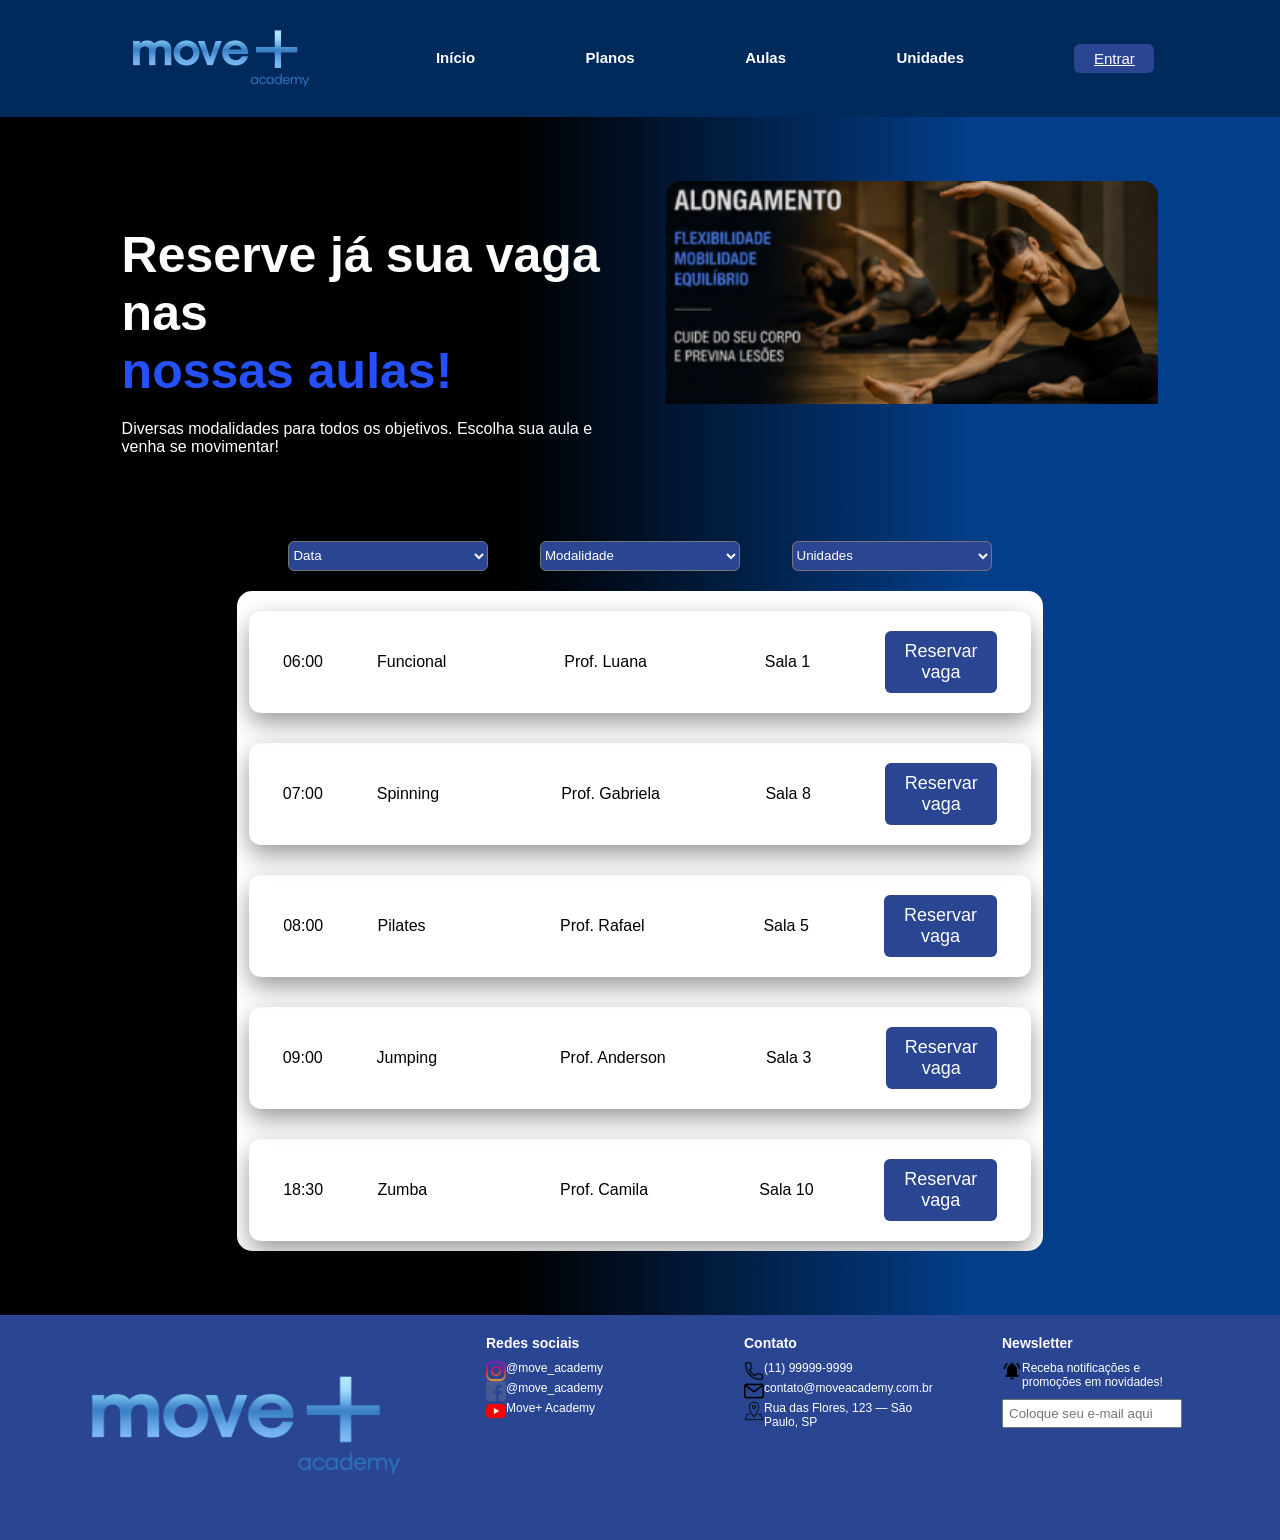
<file: aulas.html>
<!DOCTYPE html>
<html lang="pt-br">

<head>
    <meta charset="UTF-8">
    <meta name="viewport" content="width=device-width, initial-scale=1.0">
    <meta name="description"
        content="Conheça a Move+ Academy! Uma academia completa com infraestrutura moderna, treinos personalizados e professores prontos para acelerar os seus resultados. Na Move+ Academy você encontra o equilíbrio perfeito entre saúde e alta performance. Treinos inteligentes, modalidades variadas e uma comunidade ativa. Comece hoje!">
    <title>Página Inicial</title>
    <link rel="icon" type="image/png" sizes="32x32" href="img\+.png">
    <link rel="stylesheet" href="css/style.css">
    <link rel="manifest" href="manifest.json">
    <meta name="theme-color" content="#244cfd">
</head>

<body>

    <header>
        <nav class="navbar">
            <div class="logo">
                <img src="img/logo2.png">
            </div>

            <h4><a href="index.html" class="cabeçalho">Início</a></h4>

            <h4 id="menuPlanos">
                <a href="planos.html" class="cabeçalho">Planos</a>
            </h4>

            <h4 id="menuAulas">
                <a href="aulas.html" class="cabeçalho">Aulas</a>
            </h4>

            <h4 id="menuUnidades">
                <a href="unidades.html" class="cabeçalho">Unidades</a>
            </h4>

            <h4 id="menuTreinos" style="display:none;">
                <a href="treinos.html" class="cabeçalho">Treinos</a>
            </h4>

            <div class="Entrar">
                <a href="login.html">Entrar</a>
            </div>
        </nav>
    </header>

    </div>

    <main class="painelAulas">
        <div class="topo-aulas">

            <div class="texto-aulas">
                <h1>
                    Reserve já sua vaga nas <br>
                    <strong>nossas aulas!</strong>
                </h1>

                <h4>
                    Diversas modalidades para todos os objetivos.
                    Escolha sua aula e venha se movimentar!
                </h4>
            </div>

            <div class="cardAula-carrossel-container">
                <img src="img/alongamentos.png">
            </div>

        </div>
        <section class="painelOpcoes">
            <select class="opcoes_painel">
                <option selected disabled>Data</option>
                <option>Segunda-feira</option>
                <option>Terça-feira</option>
                <option>Quarta-feira</option>
                <option>Quinta-feira</option>
                <option>Sexta-feira</option>
                <option>Sábado</option>
                <option>Domingo</option>
            </select>

            <select class="opcoes_painel">
                <option selected disabled>Modalidade</option>
                <option>Funcional</option>
                <option>Spinning</option>
                <option>Pilates</option>
                <option>Jumping</option>
                <option>Zumba</option>
            </select>

            <select class="opcoes_painel">
                <option selected disabled>Unidades</option>
                <option>Unidade Paulista</option>
                <option>Unidade Alphaville</option>
                <option>Unidade Batel</option>
                <option>Unidade Zona Sul</option>
                <option>Unidade Copacabana</option>
                <option>Unidade Centro</option>
            </select>

        </section>

        <section class="painelHorarios">
            <table>
                <tbody>
                    <tr>
                        <td>06:00</td>
                        <td>Funcional</td>
                        <td>Prof. Luana</td>
                        <td>Sala 1</td>
                        <td><button class="botao_aulas">Reservar vaga</button></td>
                    </tr>
                </tbody>
            </table>

            <table>
                <tbody>
                    <tr>
                        <td>07:00</td>
                        <td>Spinning</td>
                        <td>Prof. Gabriela</td>
                        <td>Sala 8</td>
                        <td><button class="botao_aulas">Reservar vaga</button></td>
                    </tr>
                </tbody>
            </table>

            <table>
                <tbody>
                    <tr>
                        <td>08:00</td>
                        <td>Pilates</td>
                        <td>Prof. Rafael</td>
                        <td>Sala 5</td>
                        <td><button class="botao_aulas">Reservar vaga</button></td>
                    </tr>
                </tbody>
            </table>

            <table>
                <tbody>
                    <tr>
                        <td>09:00</td>
                        <td>Jumping</td>
                        <td>Prof. Anderson</td>
                        <td>Sala 3</td>
                        <td><button class="botao_aulas">Reservar vaga</button></td>
                    </tr>
                </tbody>
            </table>

            <table>
                <tbody>
                    <tr>
                        <td>18:30</td>
                        <td>Zumba</td>
                        <td>Prof. Camila</td>
                        <td>Sala 10</td>
                        <td><button class="botao_aulas">Reservar vaga</button></td>
                    </tr>
                </tbody>
            </table>

        </section>

    </main>


    <div class="rodape">
        <div class="rodapeImagem">
            <img src="img/logo2.png">
        </div>
        <div class="coluna">
            <h4>Redes sociais</h4>
            <p class="icone"><img src="img/instagram.png"> @move_academy</p>
            <p class="icone"><img src="img/facebook.png"> @move_academy</p>
            <p class="icone"><img src="img/youtube.png"> Move+ Academy</p>
        </div>

        <div class="coluna">
            <h4>Contato</h4>
            <p class="icone"><img src="img/telefone.png"> (11) 99999-9999</p>
            <p class="icone"><img src="img/e-mail.png"> contato@moveacademy.com.br</p>
            <p class="icone"><img src="img/endereço.png"> Rua das Flores, 123 — São Paulo, SP</p>
        </div>

        <div class="coluna">
            <h4>Newsletter</h4>
            <p class="icone"><img src="img/notificacao.png"> Receba notificações e promoções em novidades!</p>
            <input type="email" placeholder="Coloque seu e-mail aqui">
        </div>
        <script src="js/script.js">
        </script>

</body>

</html>
</file>
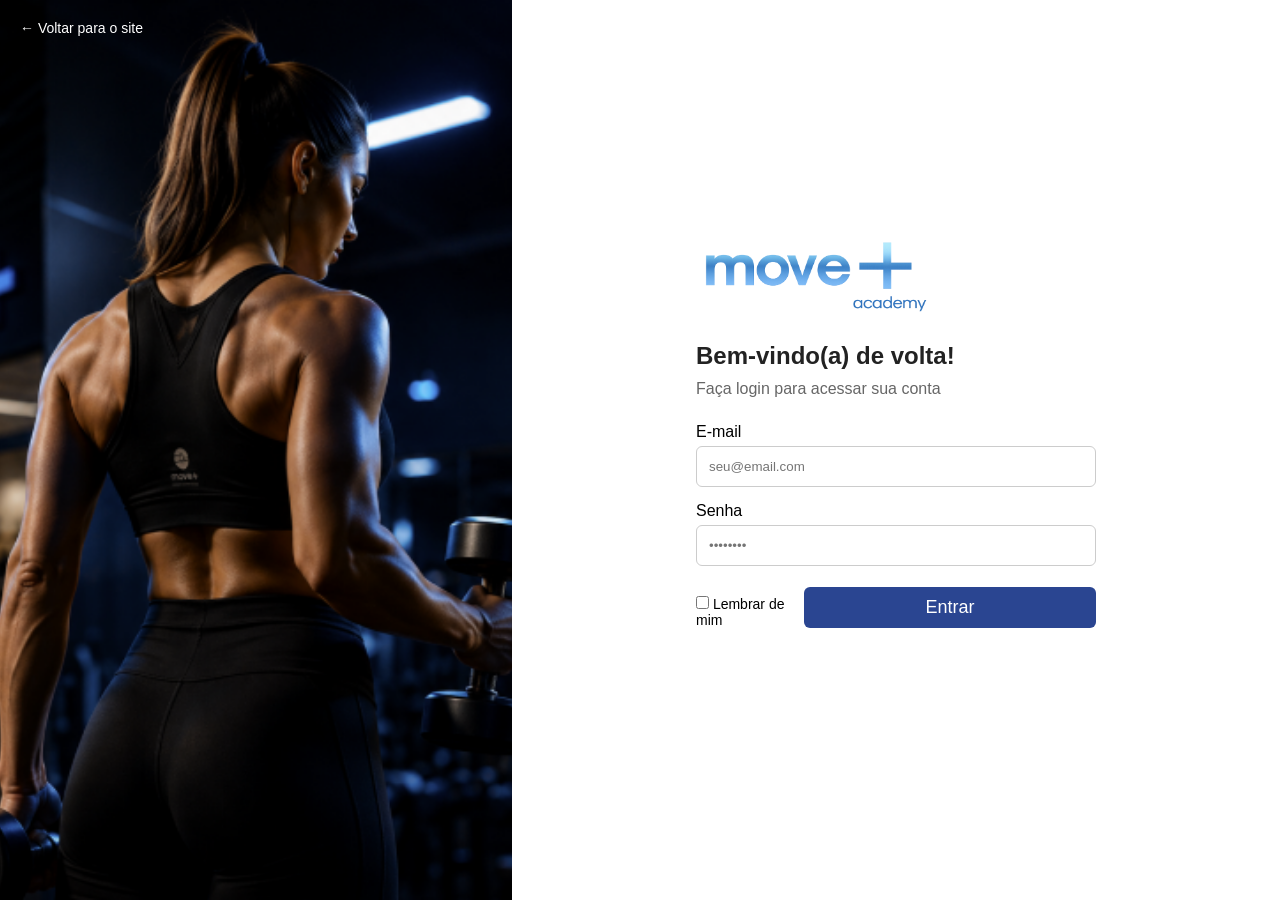
<file: login.html>
<!DOCTYPE html>
<html lang="pt-BR">

<head>
    <meta charset="UTF-8">
    <meta name="viewport" content="width=device-width, initial-scale=1.0">
    <title>Login - Move+</title>
    <link rel="stylesheet" href="css/style.css">
    <link rel="manifest" href="manifest.json">
    <meta name="theme-color" content="#244cfd">
</head>

<body>

    <div class="container">

        <div class="left_login">
            <a href="index.html" class="voltar">← Voltar para o site</a>
        </div>

        <div class="right">

            <div class="formulario">

                <img src="img/logo2.png" alt="Move+" class="logo_login_cadastro">

                <h2>Bem-vindo(a) de volta!</h2>
                <p>Faça login para acessar sua conta</p>

                <label>E-mail</label>
                <input type="email" placeholder="seu@email.com">

                <label>Senha</label>
                <input type="password" placeholder="••••••••">

                <div class="opcoes">
                    <label>
                        <input type="checkbox">
                        Lembrar de mim
                    </label>

                    <button>Entrar</button>

                </div>

            </div>

</body>

</html>
</file>
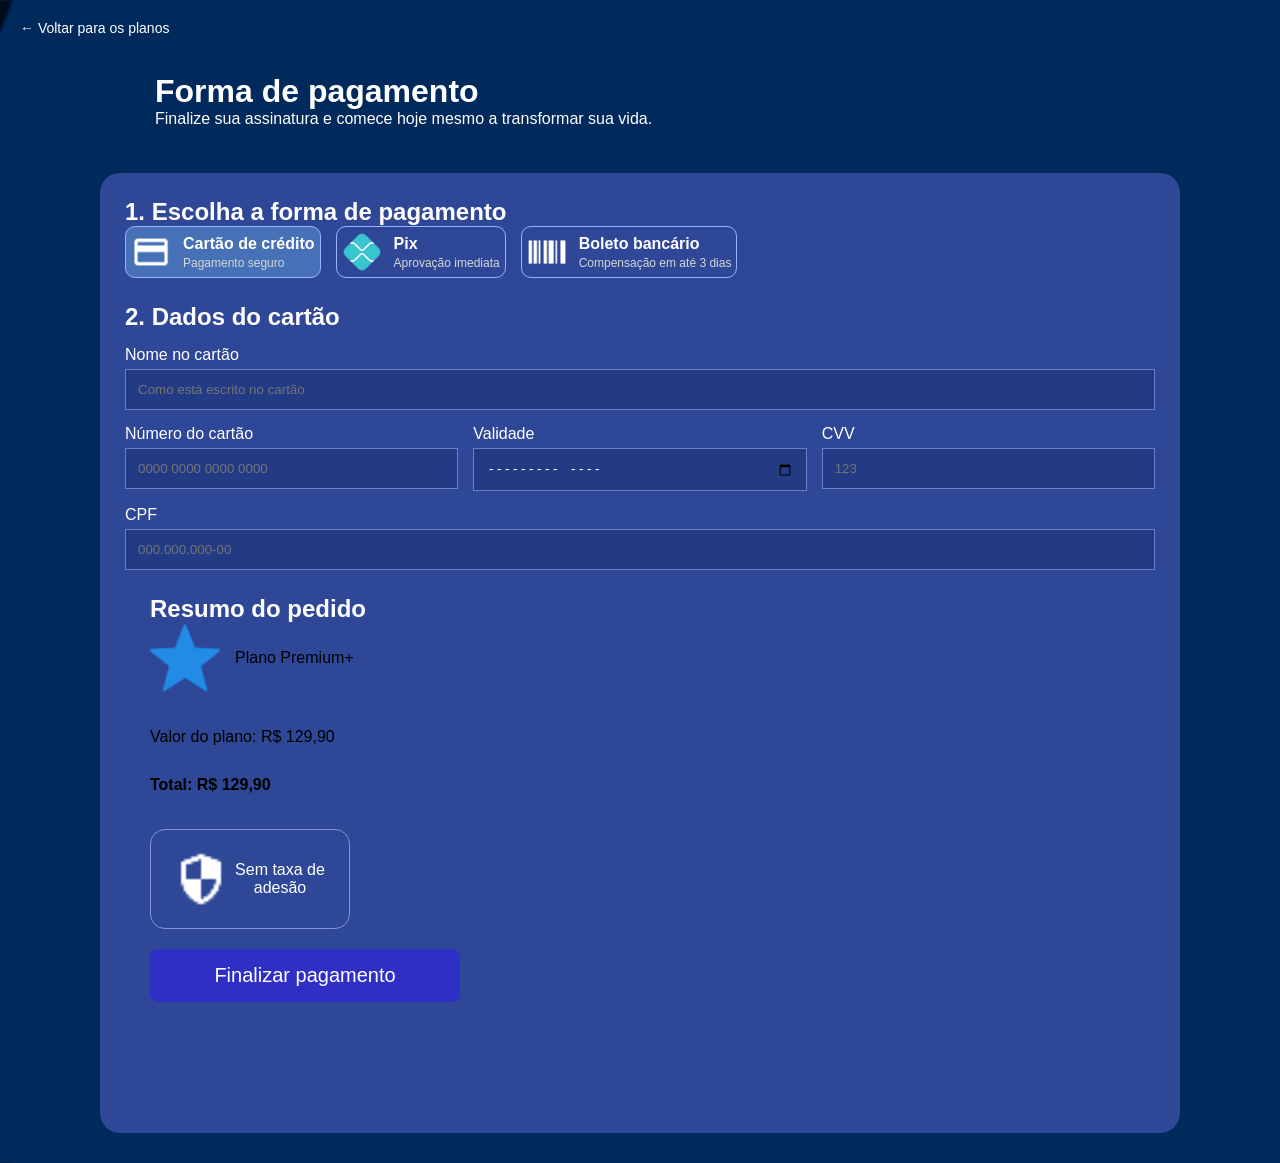
<file: pagamento.html>
<!DOCTYPE html>
<html lang="pt-br">

<head>
    <meta charset="UTF-8">
    <meta name="viewport" content="width=device-width, initial-scale=1.0">
    <meta name="description"
        content="Conheça a Move+ Academy! Uma academia completa com infraestrutura moderna, treinos personalizados e professores prontos para acelerar os seus resultados. Na Move+ Academy você encontra o equilíbrio perfeito entre saúde e alta performance. Treinos inteligentes, modalidades variadas e uma comunidade ativa. Comece hoje!">
    <title>Página de pagamento</title>
    <link rel="icon" type="image/png" sizes="32x32" href="img\+.png">
    <link rel="stylesheet" href="css/style.css">
    <link rel="manifest" href="manifest.json">
    <meta name="theme-color" content="#244cfd">

</head>

<body class="pagamento">


    <a href="planos.html" class="voltar">
        ← Voltar para os planos
    </a>
    <br>

    <div class="pagamento_topo">
        <h1>Forma de pagamento</h1>
        <p class="p_topo">Finalize sua assinatura e comece hoje mesmo a transformar sua vida.</p>
    </div>

    <div class="left_pagamento">

        <!-- LADO ESQUERDO -->
        <div class="pagamento_opcoes">

            <h2>1. Escolha a forma de pagamento</h2>

            <div class="metodos_pagamento">

                <div class="metodo_ativo ativo" onclick="mostrarPagamento('cartao', this)">
                    <img src="img/Cartao.png">

                    <div class="metodo_informacoes">
                        <span>Cartão de crédito</span>
                        <p>Pagamento seguro</p>
                    </div>
                </div>

                <div class="metodo_ativo" onclick="mostrarPagamento('pix', this)">
                    <img src="img/Pix.png">

                    <div class="metodo_informacoes">
                        <span>Pix</span>
                        <p>Aprovação imediata</p>
                    </div>
                </div>

                <div class="metodo_ativo" onclick="mostrarPagamento('boleto', this)">
                    <img src="img/Boleto.png">

                    <div class="metodo_informacoes">
                        <span>Boleto bancário</span>
                        <p>Compensação em até 3 dias</p>
                    </div>
                </div>

            </div>

            <!-- FORMULÁRIO CARTÃO -->
            <div id="cartao" class="forma_pagamento">

                <h2>2. Dados do cartão</h2>

                <label>Nome no cartão</label>
                <input type="text" placeholder="Como está escrito no cartão">

                <div class="input_linhas">

                    <div>
                        <label>Número do cartão</label>
                        <input type="text" placeholder="0000 0000 0000 0000">
                    </div>

                    <div>
                        <label>Validade</label>
                        <input type="month">
                    </div>

                    <div>
                        <label>CVV</label>
                        <input type="password" placeholder="123">
                    </div>

                </div>

                <label>CPF</label>
                <input type="text" placeholder="000.000.000-00">

            </div>


            <!-- FORMULÁRIO PIX -->
            <div id="pix" class="forma_pagamento" style="display:none;">

                <h2>2. Pagamento via Pix</h2>

                <p style="color:white;">
                    Escaneie o QR Code abaixo para realizar o pagamento.
                </p>

                <img src="img/qr.png" alt="QR Code Pix" style="width:220px; margin:20px auto; display:block;">

                <p style="color:white;">
                    Após o pagamento a confirmação acontece automaticamente.
                </p>

            </div>


            <!-- FORMULÁRIO BOLETO -->
            <div id="boleto" class="forma_pagamento" style="display:none;">

                <h2>2. Pagamento por boleto</h2>

                <p style="color:white;">
                    Clique no botão abaixo para gerar seu boleto bancário.
                </p>

                <button class="finalizar" type="button" onclick="gerarBoleto()">
                    Gerar boleto bancário
                </button>

                <p style="color:white; margin-top:20px;">
                    O pagamento pode levar até 3 dias úteis para ser compensado.
                </p>

            </div>

            <div class="resumo_pedido">

                <h2>Resumo do pedido</h2>
                <div class="plano_final">
                    <img id="imgPlano" class="imgPlanoResumo">

                    <div>
                        <p id="nomePlano"></p>
                    </div>
                </div>

                <div class="valores">
                    <p id="valorPlano"></p>
                </div>

                <div class="valores">
                    <strong id="totalPlano"></strong>
                </div>

                <div class="taxa">
                    <img src="img/Adesao.png" width=20% height=20%> Sem taxa de adesão
                </div>

                <button class="finalizar" onclick="finalizarPagamento()">
                    Finalizar pagamento
                </button>

            </div>

        </div>
    </div>
    <script src="js/script.js"></script>
    <script src="js/pagamento.js"></script>
</body>

</html>
</file>
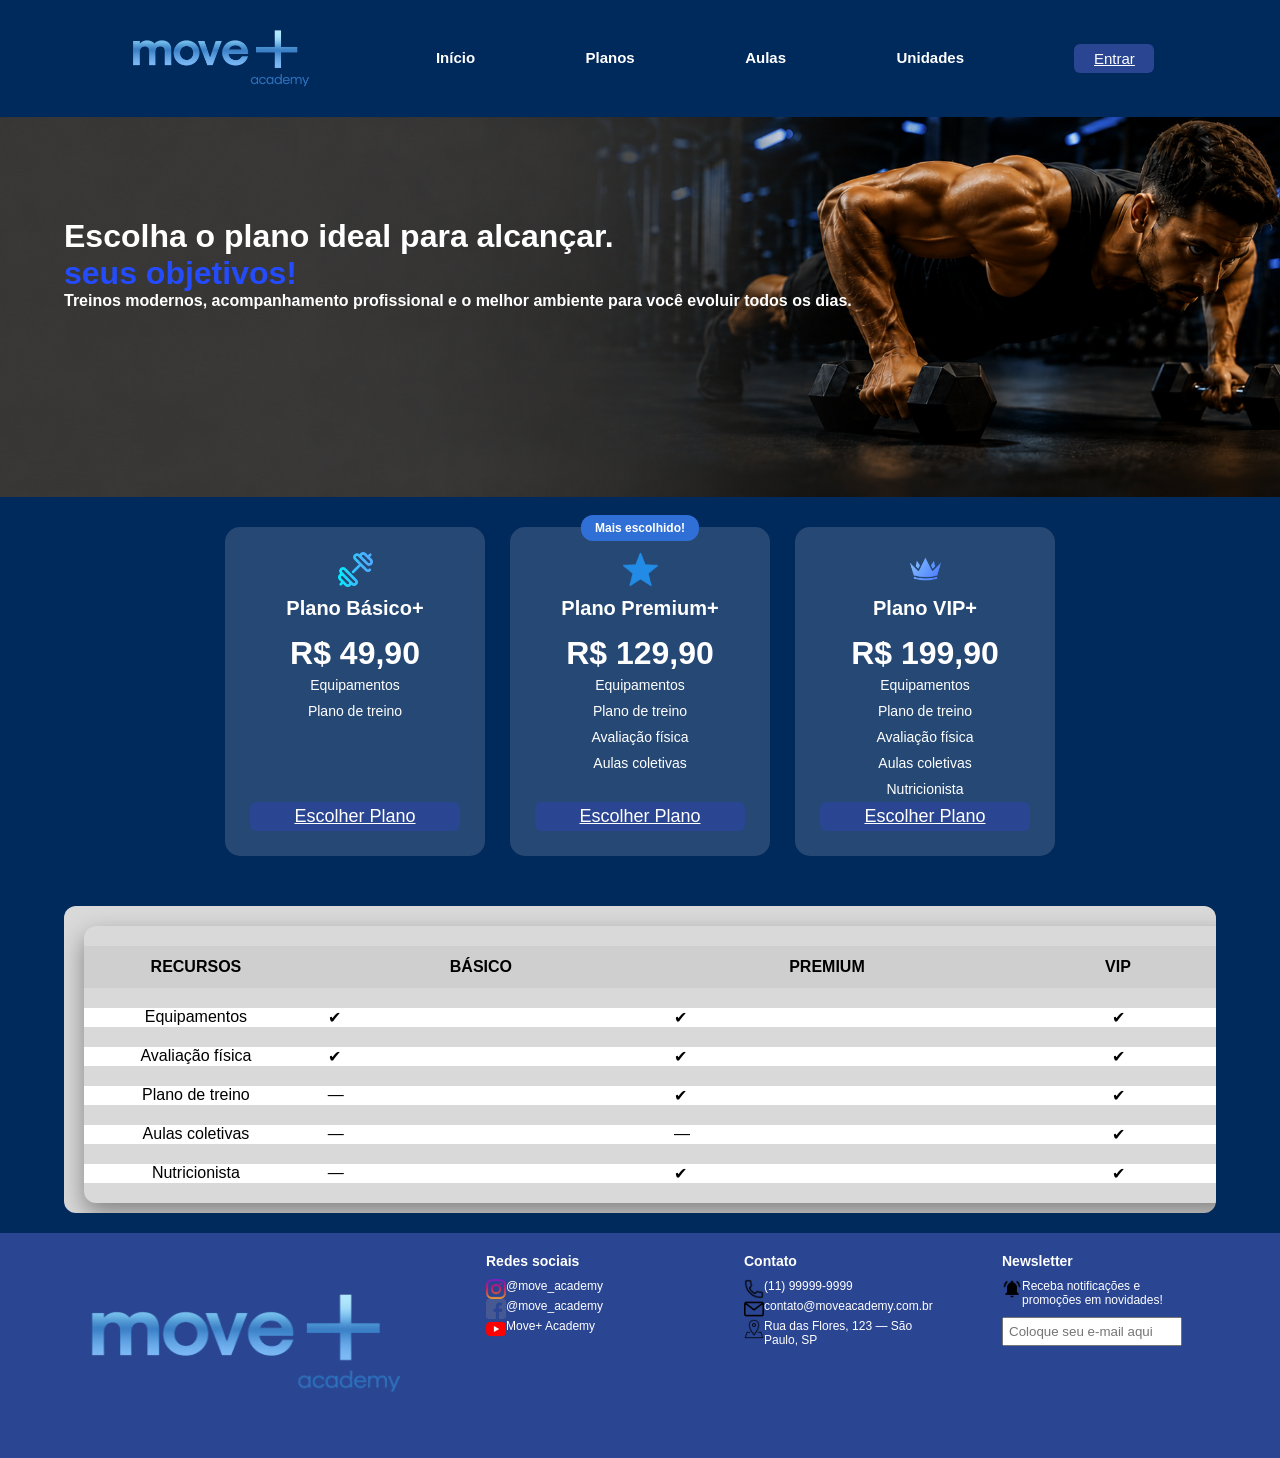
<file: planos.html>
<!DOCTYPE html>
<html lang="pt-br">

<head>
    <meta charset="UTF-8">
    <meta name="viewport" content="width=device-width, initial-scale=1.0">
    <meta name="description"
        content="Conheça a Move+ Academy! Uma academia completa com infraestrutura moderna, treinos personalizados e professores prontos para acelerar os seus resultados. Na Move+ Academy você encontra o equilíbrio perfeito entre saúde e alta performance. Treinos inteligentes, modalidades variadas e uma comunidade ativa. Comece hoje!">
    <title>Planos</title>
    <link rel="icon" type="image/png" sizes="32x32" href="img\+.png">
    <link rel="stylesheet" href="css/style.css">
    <link rel="manifest" href="manifest.json">
    <meta name="theme-color" content="#244cfd">

</head>

<body>

    <header>
        <nav class="navbar">
            <div class="logo">
                <img src="img/logo2.png">
            </div>

            <h4><a href="index.html" class="cabeçalho">Início</a></h4>

            <h4 id="menuPlanos">
                <a href="planos.html" class="cabeçalho">Planos</a>
            </h4>

            <h4 id="menuAulas">
                <a href="aulas.html" class="cabeçalho">Aulas</a>
            </h4>

            <h4 id="menuUnidades">
                <a href="unidades.html" class="cabeçalho">Unidades</a>
            </h4>

            <h4 id="menuTreinos" style="display:none;">
                <a href="treinos.html" class="cabeçalho">Treinos</a>
            </h4>

            <div class="Entrar">
                <a href="login.html">Entrar</a>
            </div>
        </nav>
    </header>

    <div class="painelPlanos">
        <h1><br>
            Escolha o plano ideal para alcançar.<br>
            <strong style="color: rgb(36, 76, 253)">seus objetivos!</strong>
        </h1>
        <h4>Treinos modernos, acompanhamento profissional e o melhor ambiente para você evoluir todos os dias.</h4>
    </div>

    <div class="cards_planos">

        <div class="recursos_planos">
            <img src="img/PlanoBasico.png">
            <h2>Plano Básico+</h2>
            <h1>R$ 49,90</h1>
            <p>Equipamentos</p>
            <p>Plano de treino</p>
            <a href="cadastro.html" class="botao_recursos" onclick="localStorage.setItem('planoEscolhido','basico')">
                Escolher Plano
            </a>
        </div>

        <div class="recursos_planos-destaque">
            <img src="img/PlanoPremium+.png">
            <h2>Plano Premium+</h2>
            <h1>R$ 129,90</h1>
            <p>Equipamentos</p>
            <p>Plano de treino</p>
            <p>Avaliação física</p>
            <p>Aulas coletivas</p>
            <a href="cadastro.html" class="botao_recursos" onclick="localStorage.setItem('planoEscolhido','premium')">
                Escolher Plano
            </a>
        </div>

        <div class="recursos_planos">
            <img src="img/PlanoVIP+.png">
            <h2>Plano VIP+</h2>
            <h1>R$ 199,90</h1>
            <p>Equipamentos</p>
            <p>Plano de treino</p>
            <p>Avaliação física</p>
            <p>Aulas coletivas</p>
            <p>Nutricionista</p>
            <a href="cadastro.html" class="botao_recursos" onclick="localStorage.setItem('planoEscolhido','vip')">
                Escolher Plano
            </a>
        </div>

    </div>

    <div class="tabela-planos">
        <table>
            <thead>
                <tr>
                    <th>RECURSOS</th>
                    <th>BÁSICO</th>
                    <th>PREMIUM</th>
                    <th>VIP</th>
                </tr>
            </thead>
            <tbody>
                <tr>
                    <td>Equipamentos</td>
                    <td>✔</td>
                    <td>✔</td>
                    <td>✔</td>
                </tr>
                <tr>
                    <td>Avaliação física</td>
                    <td>✔</td>
                    <td>✔</td>
                    <td>✔</td>
                </tr>
                <tr>
                    <td>Plano de treino</td>
                    <td>—</td>
                    <td>✔</td>
                    <td>✔</td>
                </tr>
                <tr>
                    <td>Aulas coletivas</td>
                    <td>—</td>
                    <td>—</td>
                    <td>✔</td>
                </tr>
                <tr>
                    <td>Nutricionista</td>
                    <td>—</td>
                    <td>✔</td>
                    <td>✔</td>
                </tr>
            </tbody>
        </table>
    </div>
    <div class="rodape">
        <div class="rodapeImagem">
            <img src="img/logo2.png">
        </div>
        <div class="coluna">
            <h4>Redes sociais</h4>
            <p class="icone"><img src="img/instagram.png"> @move_academy</p>
            <p class="icone"><img src="img/facebook.png"> @move_academy</p>
            <p class="icone"><img src="img/youtube.png"> Move+ Academy</p>
        </div>

        <div class="coluna">
            <h4>Contato</h4>
            <p class="icone"><img src="img/telefone.png"> (11) 99999-9999</p>
            <p class="icone"><img src="img/e-mail.png"> contato@moveacademy.com.br</p>
            <p class="icone"><img src="img/endereço.png"> Rua das Flores, 123 — São Paulo, SP</p>
        </div>

        <div class="coluna">
            <h4>Newsletter</h4>
            <p class="icone"><img src="img/notificacao.png"> Receba notificações e promoções em novidades!</p>
            <input type="email" placeholder="Coloque seu e-mail aqui">
        </div>
    </div>
    <script src="js/pagamento.js"></script>
</body>

</html>
</file>
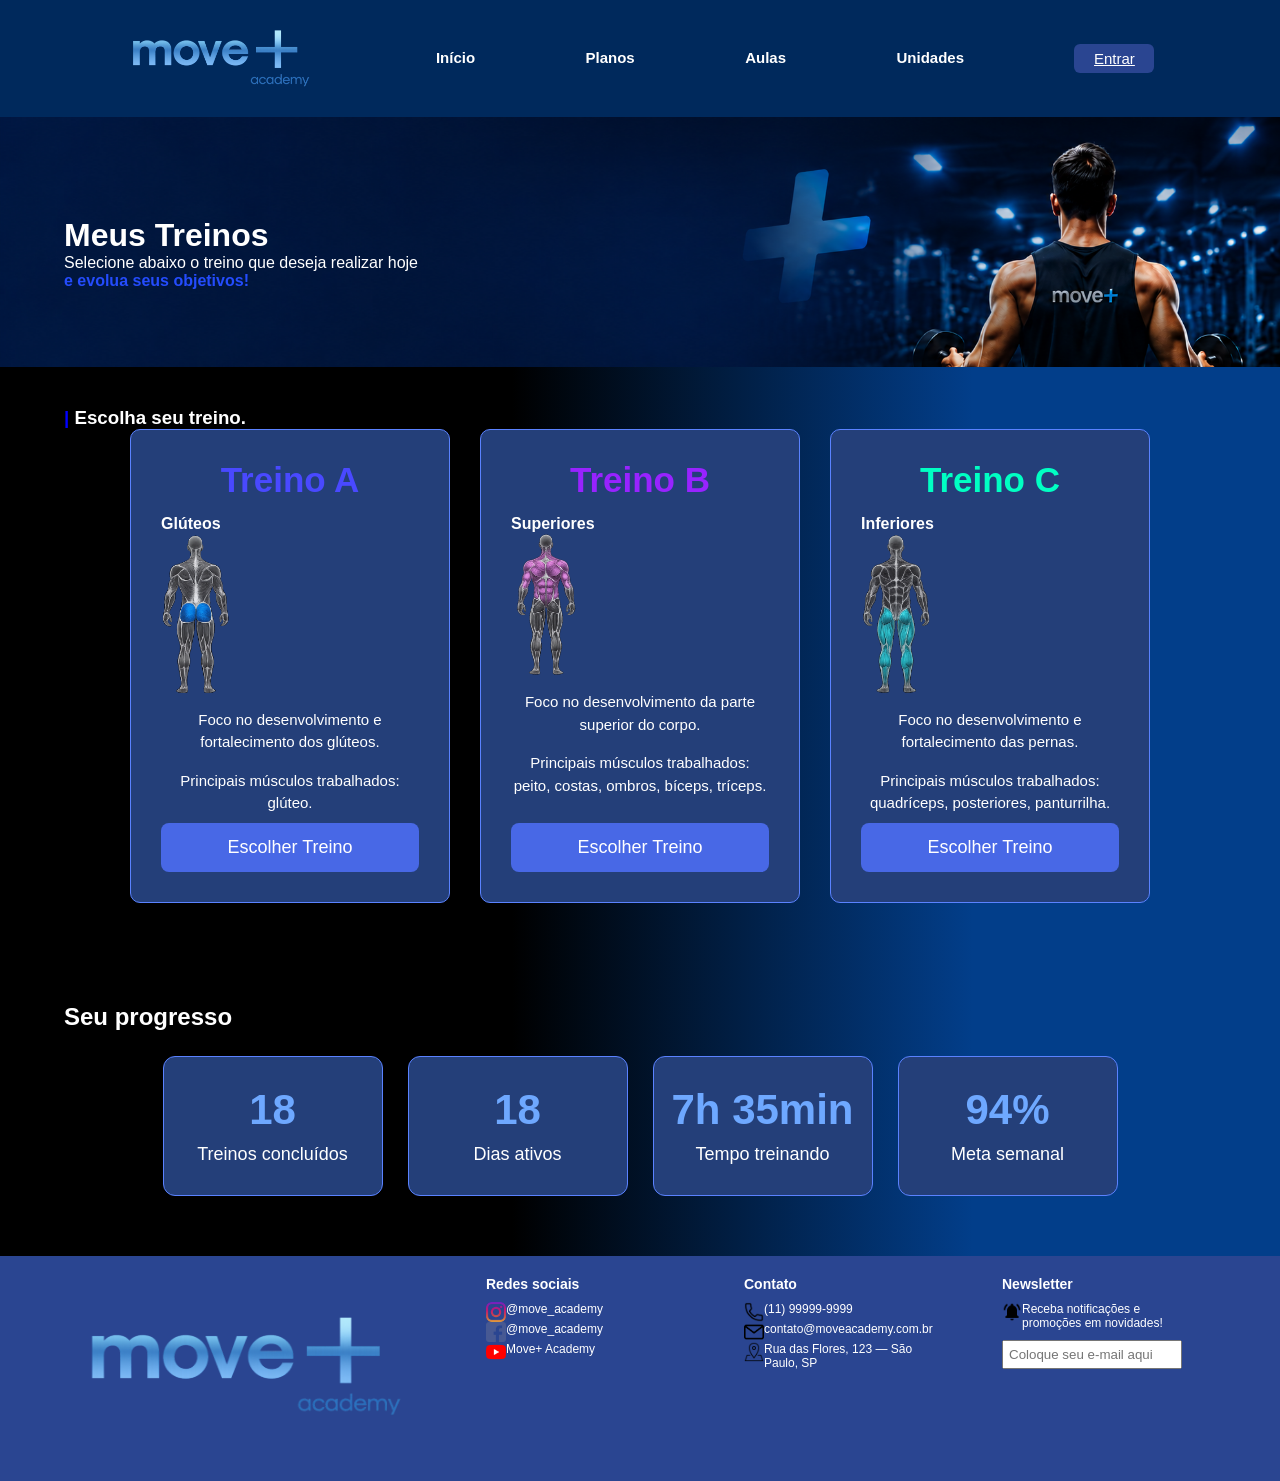
<file: treinos.html>
<!DOCTYPE html>
<html lang="pt-br">

<head>
    <meta charset="UTF-8">
    <meta name="viewport" content="width=device-width, initial-scale=1.0">
    <meta name="description"
        content="Conheça a Move+ Academy! Uma academia completa com infraestrutura moderna, treinos personalizados e professores prontos para acelerar os seus resultados. Na Move+ Academy você encontra o equilíbrio perfeito entre saúde e alta performance. Treinos inteligentes, modalidades variadas e uma comunidade ativa. Comece hoje!">
    <title>Treinos</title>
    <link rel="icon" type="image/png" sizes="32x32" href="img\+.png">
    <link rel="stylesheet" href="css/style.css">
    <link rel="manifest" href="manifest.json">
    <meta name="theme-color" content="#244cfd">
</head>

<body class="body_treinos">

    <header>
        <nav class="navbar">
            <div class="logo">
                <img src="img/logo2.png">
            </div>

            <h4><a href="index.html" class="cabeçalho">Início</a></h4>

            <h4 id="menuPlanos">
                <a href="planos.html" class="cabeçalho">Planos</a>
            </h4>

            <h4 id="menuAulas">
                <a href="aulas.html" class="cabeçalho">Aulas</a>
            </h4>

            <h4 id="menuUnidades">
                <a href="unidades.html" class="cabeçalho">Unidades</a>
            </h4>

            <h4 id="menuTreinos" style="display:none;">
                <a href="treinos.html" class="cabeçalho">Treinos</a>
            </h4>

            <div class="Entrar">
                <a href="login.html">Entrar</a>
            </div>
        </nav>
    </header>

    <div class="painelTopo">
        <h1>Meus Treinos</h1>
        <p>Selecione abaixo o treino que deseja realizar hoje <br>
            <strong style="color: rgb(36, 76, 253)"> e evolua seus objetivos!</strong>
        </p>
    </div>

    <div class="opcoes_treinos">
        <h3><strong style="color: blue;">|</strong> Escolha seu treino.</h3>

        <div class="card_treinos">

            <div class="treinos">
                <h2><strong style="color: rgb(73, 73, 255);">Treino A</strong></h2>
                <h4>Glúteos</h4>
                <img src="img/treino_gluteo.png" alt="Treino A">

                <div class="informacoes_treino">
                    <h6> Foco no desenvolvimento e fortalecimento dos glúteos.</h6>
                    <h6> Principais músculos trabalhados: glúteo. </h6>

                    <button class="botao_treinos">
                        Escolher Treino
                    </button>
                </div>
            </div>

            <div class="treinos">
                <h2><strong style="color: rgb(152, 35, 255);">Treino B</strong></h2>
                <h4>Superiores</h4>
                <img src="img/treino_superiores.png" alt="Treino B">

                <div class="informacoes_treino">
                    <h6> Foco no desenvolvimento da parte superior do corpo.</h6>
                    <h6> Principais músculos trabalhados: peito, costas, ombros, bíceps, tríceps. </h6>

                    <button class="botao_treinos">
                        Escolher Treino
                    </button>
                </div>
            </div>

            <div class="treinos">
                <h2><strong style="color: rgb(0, 255, 195);">Treino C</strong></h2>
                <h4>Inferiores</h4>
                <img src="img/treino_inferiores.png" alt="Treino C">

                <div class="informacoes_treino">
                    <h6> Foco no desenvolvimento e fortalecimento das pernas.</h6>
                    <h6> Principais músculos trabalhados: quadríceps, posteriores, panturrilha. </h6>

                    <button class="botao_treinos">
                        Escolher Treino
                    </button>
                </div>
            </div>
        </div>
    </div>
    <section class="progresso">

        <h2>Seu progresso</h2>

        <div class="cards_progresso">

            <div class="card_progresso">
                <h3>18</h3>
                <p>Treinos concluídos</p>
            </div>

            <div class="card_progresso">
                <h3>18</h3>
                <p>Dias ativos</p>
            </div>

            <div class="card_progresso">
                <h3>7h 35min</h3>
                <p>Tempo treinando</p>
            </div>

            <div class="card_progresso">
                <h3>94%</h3>
                <p>Meta semanal</p>
            </div>

        </div>

    </section>

    <div class="rodape">
        <div class="rodapeImagem">
            <img src="img/logo2.png">
        </div>
        <div class="coluna">
            <h4>Redes sociais</h4>
            <p class="icone"><img src="img/instagram.png"> @move_academy</p>
            <p class="icone"><img src="img/facebook.png"> @move_academy</p>
            <p class="icone"><img src="img/youtube.png"> Move+ Academy</p>
        </div>

        <div class="coluna">
            <h4>Contato</h4>
            <p class="icone"><img src="img/telefone.png"> (11) 99999-9999</p>
            <p class="icone"><img src="img/e-mail.png"> contato@moveacademy.com.br</p>
            <p class="icone"><img src="img/endereço.png"> Rua das Flores, 123 — São Paulo, SP</p>
        </div>

        <div class="coluna">
            <h4>Newsletter</h4>
            <p class="icone"><img src="img/notificacao.png"> Receba notificações e promoções em novidades!</p>
            <input type="email" placeholder="Coloque seu e-mail aqui">
        </div>

        <script src="js/script.js"></script>
</body>

</html>
</file>
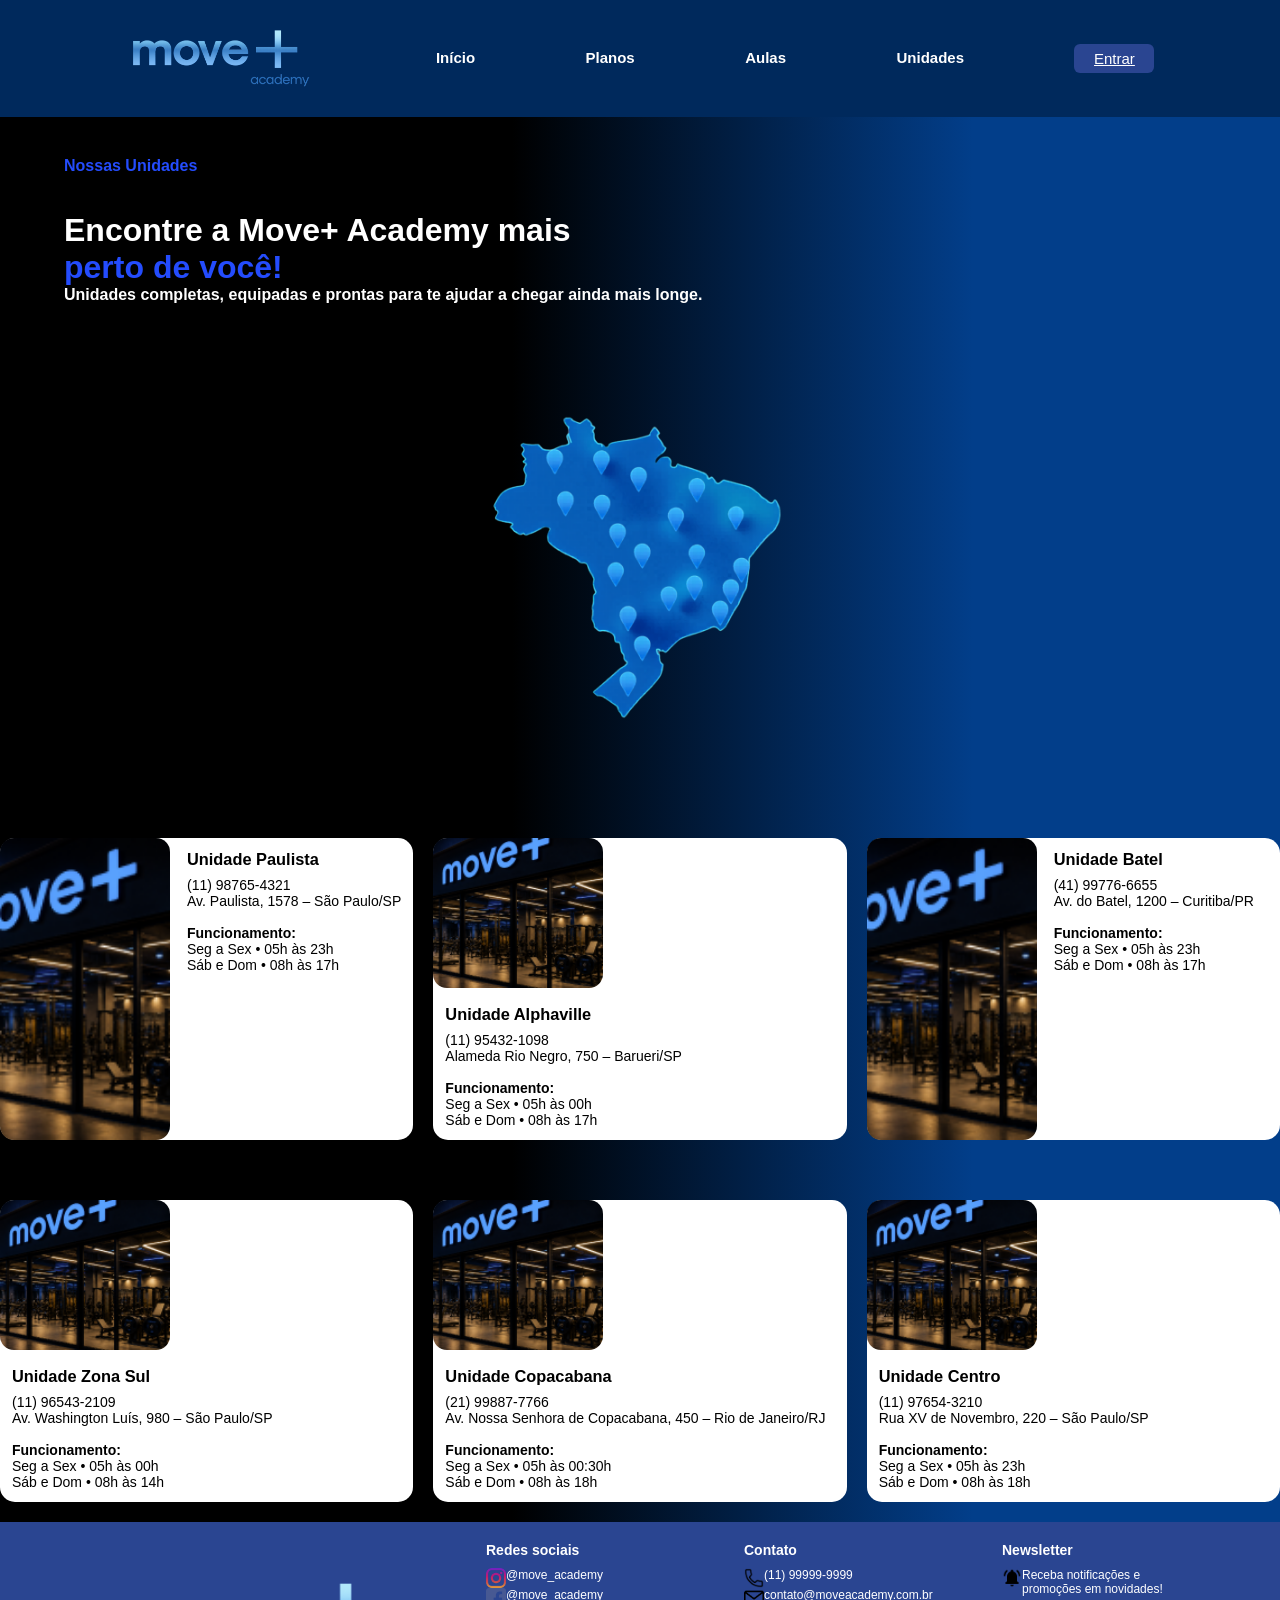
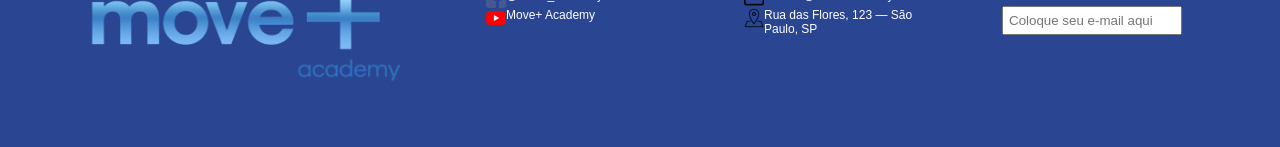
<file: unidades.html>
<!DOCTYPE html>
<html lang="pt-br">

<head>
    <meta charset="UTF-8">
    <meta name="viewport" content="width=device-width, initial-scale=1.0">
    <meta name="description"
        content="Conheça a Move+ Academy! Uma academia completa com infraestrutura moderna, treinos personalizados e professores prontos para acelerar os seus resultados. Na Move+ Academy você encontra o equilíbrio perfeito entre saúde e alta performance. Treinos inteligentes, modalidades variadas e uma comunidade ativa. Comece hoje!">
    <title>Página Inicial</title>
    <link rel="icon" type="image/png" sizes="32x32" href="img\+.png">
    <link rel="stylesheet" href="css/style.css">
    <link rel="manifest" href="manifest.json">
    <meta name="theme-color" content="#244cfd">
</head>

<body class="UniFundo">

    <header>
        <nav class="navbar">
            <div class="logo">
                <img src="img/logo2.png">
            </div>

            <h4><a href="index.html" class="cabeçalho">Início</a></h4>

            <h4 id="menuPlanos">
                <a href="planos.html" class="cabeçalho">Planos</a>
            </h4>

            <h4 id="menuAulas">
                <a href="aulas.html" class="cabeçalho">Aulas</a>
            </h4>

            <h4 id="menuUnidades">
                <a href="unidades.html" class="cabeçalho">Unidades</a>
            </h4>

            <h4 id="menuTreinos" style="display:none;">
                <a href="treinos.html" class="cabeçalho">Treinos</a>
            </h4>

            <div class="Entrar">
                <a href="login.html">Entrar</a>
            </div>
        </nav>
    </header>

    <div class="painelUnidades">
        <h4><strong style="color: rgb(36, 76, 253)" ;>Nossas Unidades</strong></h4>
        <h1><br>
            Encontre a Move+ Academy mais <br>
            <strong style="color: rgb(36, 76, 253)">perto de você!</strong>
        </h1>


        <h4>Unidades completas, equipadas e prontas para te ajudar a chegar ainda mais longe.</h4>

        <div class="mapa">
            <img src="img/Unidades +.png">
        </div>
    </div>

    <div class="cards_unidades">
        <div class="cards_localizacao">
            <img src="img/academia_frente.png">

            <div class="info-unidade">
                <h3>Unidade Paulista</h3>

                <p>(11) 98765-4321</p>
                <p>Av. Paulista, 1578 – São Paulo/SP</p>

                <br>

                <p><strong>Funcionamento:</strong></p>
                <p>Seg a Sex • 05h às 23h</p>
                <p>Sáb e Dom • 08h às 17h</p>
            </div>
        </div>

        <div class="cards_localizacao">
            <img src="img/academia_frente.png">

            <div class="info-unidade">
                <h3>Unidade Alphaville</h3>

                <p>(11) 95432-1098</p>
                <p>Alameda Rio Negro, 750 – Barueri/SP</p>

                <br>

                <p><strong>Funcionamento:</strong></p>
                <p>Seg a Sex • 05h às 00h</p>
                <p>Sáb e Dom • 08h às 17h</p>
            </div>
        </div>

        <div class="cards_localizacao">
            <img src="img/academia_frente.png">

            <div class="info-unidade">
                <h3>Unidade Batel</h3>

                <p>(41) 99776-6655</p>
                <p>Av. do Batel, 1200 – Curitiba/PR</p>

                <br>

                <p><strong>Funcionamento:</strong></p>
                <p>Seg a Sex • 05h às 23h</p>
                <p>Sáb e Dom • 08h às 17h</p>
            </div>
        </div>

        <div class="cards_localizacao">
            <img src="img/academia_frente.png">

            <div class="info-unidade">
                <h3>Unidade Zona Sul</h3>

                <p>(11) 96543-2109</p>
                <p>Av. Washington Luís, 980 – São Paulo/SP</p>

                <br>

                <p><strong>Funcionamento:</strong></p>
                <p>Seg a Sex • 05h às 00h</p>
                <p>Sáb e Dom • 08h às 14h</p>
            </div>
        </div>

        <div class="cards_localizacao">
            <img src="img/academia_frente.png">

            <div class="info-unidade">
                <h3>Unidade Copacabana</h3>

                <p>(21) 99887-7766</p>
                <p>Av. Nossa Senhora de Copacabana, 450 – Rio de Janeiro/RJ</p>

                <br>

                <p><strong>Funcionamento:</strong></p>
                <p>Seg a Sex • 05h às 00:30h</p>
                <p>Sáb e Dom • 08h às 18h</p>
            </div>
        </div>

        <div class="cards_localizacao">
            <img src="img/academia_frente.png">

            <div class="info-unidade">
                <h3>Unidade Centro</h3>

                <p>(11) 97654-3210</p>
                <p>Rua XV de Novembro, 220 – São Paulo/SP</p>

                <br>

                <p><strong>Funcionamento:</strong></p>
                <p>Seg a Sex • 05h às 23h</p>
                <p>Sáb e Dom • 08h às 18h</p>
            </div>
        </div>

    </div>

    </div>
    <div class="rodape">
        <div class="rodapeImagem">
            <img src="img/logo2.png">
        </div>
        <div class="coluna">
            <h4>Redes sociais</h4>
            <p class="icone"><img src="img/instagram.png"> @move_academy</p>
            <p class="icone"><img src="img/facebook.png"> @move_academy</p>
            <p class="icone"><img src="img/youtube.png"> Move+ Academy</p>
        </div>

        <div class="coluna">
            <h4>Contato</h4>
            <p class="icone"><img src="img/telefone.png"> (11) 99999-9999</p>
            <p class="icone"><img src="img/e-mail.png"> contato@moveacademy.com.br</p>
            <p class="icone"><img src="img/endereço.png"> Rua das Flores, 123 — São Paulo, SP</p>
        </div>

        <div class="coluna">
            <h4>Newsletter</h4>
            <p class="icone"><img src="img/notificacao.png"> Receba notificações e promoções em novidades!</p>
            <input type="email" placeholder="Coloque seu e-mail aqui">
        </div>

        <script src="js/script.js"></script>
</body>

</html>
</file>
<file: css/style.css>
/* seletor universal */
        * {
            margin: 0;
            padding: 0;
            box-sizing: border-box;
        }

        /* base do index, aulas, planos, treinos, unidades */

        /* CABEÇALHO */
        body {
            margin: 0;
            font-family: Arial, Helvetica, sans-serif;
            background-color: #00295C;
            min-height: 100vh;
            display: flex;
            flex-direction: column;
        }

        header {
            background-color: #00295C;
            color: white;
            padding: 20px;
        }

        .navbar {
            background-color: #00295C;
            height: 30px;
            width: 100%;
            display: flex;
            align-items: center;
            justify-content: space-evenly;
            padding: 10px;
            text-align: center;
        }

        .logo {
            font-weight: bold;
            display: flex;
            width: 200px;
            height: 38px;
            border: black;
            text-align: left;
            align-items: center;
        }

        img {
            width: 100%;
        }

        .cabeçalho {
            text-decoration: none;
        }

        /* linha em baixo de algo que ao passar o mouse em cima */
        .cabeçalho:hover {
            border-bottom: 2px solid rgb(26, 125, 255);
        }

        a {
            color: #ffffff;
            font-size: 15px;
        }

        .Entrar {
            /* botão de entrar -> página de login */
            text-align: center;
            font-family: sans-serif;
            border-radius: 6px;
            background-color: #2a4591;
            width: 80px;
            padding: 4px;
            color: white;
            border: none;
            font-size: 18px;
            cursor: pointer;
        }

        /* RODAPÉ */

        .rodape {
            background-color: #2a4591;
            width: 100%;
            min-height: 150px;
            display: flex;
            justify-content: space-evenly;
            align-items: center;
            color: white;
            padding: 20px;
            margin-top: auto;
        }

        .rodapeImagem {
            width: 350px;
            height: 20px;
        }

        .coluna {
            display: inline-block;
            flex-direction: column;
            gap: 5px;
            width: 200px;
            height: 185px;
            vertical-align: top;
        }

        .coluna h4 {
            margin-bottom: 10px;
            font-size: 14px;
        }

        .coluna p {
            font-size: 12px;
            margin: 0;
        }

        .coluna input {
            margin-top: 10px;
            padding: 5px;
            width: 180px;
        }

        .icone {
            display: flex;
        }

        .icone img {
            width: 20px;
            height: 20px;
        }

        /* =========================
   INDEX
   ========================= */

        /* CABEÇALHO */

header {
    background-color: #00295C;
    color: white;
    padding: 20px;
}

.navbar {
    background-color: #00295C;
    min-height: 30px;
    width: 100%;
    max-width: 1500px;
    display: flex;
    align-items: center;
    justify-content: space-evenly;
    padding: 10px;
    text-align: center;
    flex-wrap: wrap;
}

.logo {
    font-weight: bold;
    display: flex;
    width: 100%;
    max-width: 200px;
    min-height: 38px;
    border: black;
    text-align: left;
    align-items: center;
}

img {
    max-width: 100%;
}

.cabeçalho {
    text-decoration: none;
}

.cabeçalho:hover {
    border-bottom: 2px solid rgb(26, 125, 255);
}

a {
    color: #ffffff;
    font-size: 15px;
}

.Entrar {
    text-align: center;
    font-family: sans-serif;
    border-radius: 6px;
    background-color: #2a4591;
    width: 100%;
    max-width: 80px;
    padding: 4px;
    color: white;
    border: none;
    font-size: 18px;
    cursor: pointer;
}


/* RESPONSIVIDADE */

@media (max-width: 768px) {

    header {
        padding: 12px 15px;
    }

    .navbar {
        padding: 10px 5px;
        gap: 12px;
        justify-content: center;
    }

    .logo {
        max-width: 150px;
        min-height: auto;
    }

    .navbar a {
        font-size: 14px;
    }

    .Entrar {
        max-width: 100px;
        font-size: 15px;
        padding: 6px;
    }
}


@media (max-width: 480px) {

    header {
        padding: 10px;
    }

    .navbar {
        gap: 8px;
        padding: 8px 5px;
    }

    .logo {
        max-width: 140px;
    }

    .navbar a {
        font-size: 13px;
    }

    .Entrar {
        max-width: 90px;
        font-size: 14px;
    }
}

        /* INDEX */

        .painelPrincipal {
            color: white;
            display: flex;
            flex-direction: column;
            align-items: flex-start;
            text-align: left;
            background-image: url(../img/fundo.png);
            background-size: cover;
            background-repeat: no-repeat;
            background-position: center;
            width: 100%;
            min-height: 380px;
            height: auto;
        }

        h1 {
            color: #ffffff;
            text-align: left;
        }

        h4 {
            color: #ffffff;
            text-align: left;
        }

        .cards {
            display: flex;
            justify-content: center;
            gap: 20px;
            flex-wrap: wrap;
            padding: 5%;
        }

        .recursos {
            width: 100%;
            max-width: 250px;
            min-height: 170px;
            height: auto;
            background-color: rgba(255, 255, 255, 0.432);
            padding: 20px;
            text-align: center;
            box-sizing: border-box;
            border-radius: 15px;
        }

        .recursos:hover {
            transform: translateY(-10px);
            box-shadow: 0 10px 25px rgba(0, 0, 0, 0.4);
        }

        .recursos img {
            width: 30px;
            height: 30px;
            margin-bottom: 10px;
        }

        .recursos h2 {
            margin-bottom: 15px;
            font-size: 20px;
        }

        .recursos p {
            font-size: 15px;
        }


        /* RESPONSIVIDADE */

        @media (max-width: 768px) {

            .painelPrincipal {
                min-height: 500px;
                padding: 40px 20px;
                align-items: center;
                text-align: center;
            }

            .painelPrincipal h1 {
                font-size: 30px;
                text-align: center;
            }

            .painelPrincipal h4 {
                font-size: 16px;
                text-align: center;
            }

            .cards {
                width: 100%;
                padding: 20px;
                gap: 20px;
            }

            .recursos {
                width: 90%;
                max-width: 320px;
                min-height: 170px;
            }
        }


        @media (max-width: 480px) {

            .painelPrincipal {
                min-height: 450px;
                padding: 30px 15px;
            }

            .painelPrincipal h1 {
                font-size: 26px;
            }

            .painelPrincipal h4 {
                font-size: 14px;
            }

            .cards {
                padding: 15px;
                gap: 15px;
            }

            .recursos {
                width: 95%;
                max-width: 320px;
            }
        }

        /* RODAPÉ */

        .rodape {
            background-color: #2a4591;
            width: 100%;
            min-height: 150px;
            display: flex;
            justify-content: space-evenly;
            align-items: center;
            color: white;
            padding: 20px;
            margin-top: auto;
            flex-wrap: wrap;
        }

        .rodapeImagem {
            width: 100%;
            max-width: 350px;
            height: auto;
        }

        .coluna {
            display: inline-block;
            flex-direction: column;
            gap: 5px;
            width: 100%;
            max-width: 200px;
            height: auto;
            min-height: 185px;
            vertical-align: top;
        }

        .coluna h4 {
            margin-bottom: 10px;
            font-size: 14px;
        }

        .coluna p {
            font-size: 12px;
            margin: 0;
        }

        .coluna input {
            margin-top: 10px;
            padding: 5px;
            width: 100%;
            max-width: 180px;
        }

        .icone {
            display: flex;
        }

        .icone img {
            width: 20px;
            height: 20px;
        }


        /* =========================
   RESPONSIVIDADE DO INDEX
   ========================= */

        @media (max-width: 768px) {

            header {
                padding: 12px 15px;
            }

            .navbar {
                flex-direction: column;
                align-items: center;
                justify-content: center;
                gap: 12px;
            }

            .logo {
                max-width: 150px;
                min-height: auto;
                margin-bottom: 5px;
            }

            .cabeçalho,
            .navbar a {
                font-size: 14px;
            }

            .Entrar {
                max-width: 100px;
                font-size: 15px;
                padding: 6px;
            }

            .painelPrincipal {
                min-height: 500px;
                padding: 50px 20px;
                align-items: center;
                text-align: center;
            }

            .painelPrincipal h1 {
                font-size: 30px;
                text-align: center;
            }

            .painelPrincipal h4 {
                font-size: 16px;
                text-align: center;
            }

            .cards {
                width: 100%;
                padding: 20px;
                margin: 0;
                gap: 20px;
            }

            .recursos {
                width: 90%;
                max-width: 320px;
                min-height: 170px;
            }

            .rodape {
                flex-direction: column;
                align-items: center;
                text-align: center;
                padding: 25px 15px;
                gap: 15px;
            }

            .coluna {
                width: 100%;
                max-width: 300px;
                min-height: auto;
                margin-bottom: 20px;
                text-align: center;
            }

            .icone {
                justify-content: center;
            }

            .rodapeImagem {
                width: 80%;
                max-width: 180px;
            }

            .coluna input {
                width: 90%;
                max-width: 300px;
            }
        }

        @media (max-width: 480px) {

            .logo {
                max-width: 140px;
            }

            .painelPrincipal {
                min-height: 450px;
                padding: 40px 15px;
            }

            .painelPrincipal h1 {
                font-size: 26px;
            }

            .recursos {
                width: 95%;
                max-width: 320px;
            }

            .navbar {
                gap: 10px;
            }

            .rodapeImagem {
                width: 70%;
            }
        }

        /* PLANOS */
        .painelPlanos {
            background-image: url("../img/fundo_planos2.png");
            background-size: cover;
            background-position: center;
            background-repeat: no-repeat;
            min-height: 380px;
            color: white;
            padding: 50px;
        }

        /* CONTAINER DOS CARDS */
        .cards_planos {
            display: flex;
            justify-content: center;
            gap: 25px;
            /* mais espaço entre eles */
            flex-wrap: wrap;
            padding: 30px;
            align-items: stretch;
            /* ESSA LINHA AQUI É O OURO */
        }

        .recursos_planos {
            width: 260px;
            min-height: 300px;
            background: rgba(255, 255, 255, 0.15);
            /* mais clean */
            backdrop-filter: blur(10px);
            /* efeito vidro (chique) */
            padding: 25px;
            text-align: center;
            border-radius: 15px;
            box-sizing: border-box;
            transition: 0.3s;
            position: relative;
            display: flex;
            flex-direction: column;
            align-items: center;
        }

        .recursos_planos img {
            width: 30px;
            height: 30px;
            margin-bottom: 10px;
            margin-left: 90px;
            display: block;
            margin: 0 auto 10px auto;
        }

        /* HOVER BONITÃO */
        .recursos_planos:hover {
            transform: translateY(-10px);
            box-shadow: 0 10px 25px rgba(0, 0, 0, 0.4);
        }

        /* CARD DO MEIO DESTACADO */
        .recursos_planos-destaque {
            width: 260px;
            min-height: 300px;
            background: rgba(255, 255, 255, 0.15);
            /* mais clean */
            backdrop-filter: blur(10px);
            /* efeito vidro (chique) */
            padding: 25px;
            text-align: center;
            border-radius: 15px;
            box-sizing: border-box;
            transition: 0.3s;
            position: relative;
            display: flex;
            flex-direction: column;
            align-items: center;
        }

        .recursos_planos-destaque img {
            width: 35px;
            height: 35px;
            margin-bottom: 10px;
            display: block;
            margin: 0 auto 10px auto;
        }

        .recursos_planos-destaque:hover {
            transform: translateY(-10px);
            box-shadow: 0 10px 25px rgba(0, 0, 0, 0.4);
        }

        /* FAIXA "MAIS ESCOLHIDO" */
        .recursos_planos-destaque::before {
            content: "Mais escolhido!";
            position: absolute;
            top: -12px;
            left: 50%;
            transform: translateX(-50%);
            background: #2f6fd6;
            color: white;
            padding: 6px 14px;
            border-radius: 12px;
            font-size: 12px;
            font-weight: bold;
        }

        /* ÍCONES */
        .recursos_planos img {
            width: 35px;
            height: 35px;
            margin-bottom: 10px;
        }

        .recursos_planos-destaque h2 {
            margin-bottom: 15px;
            font-size: 20px;
            color: #fff;
        }

        .recursos_planos-destaque p {
            font-size: 14px;
            margin: 5px 0;
            color: #fff;
        }

        /* TÍTULO */
        .recursos_planos h2 {
            margin-bottom: 15px;
            font-size: 20px;
            color: #fff;
        }

        /* TEXTO */
        .recursos_planos p {
            font-size: 14px;
            margin: 5px 0;
            color: #fff;
        }

        /* TABELA */
        .tabela-planos {
            margin: 20px auto;
            width: 80%;
            background: #d9d9d9;
            border-radius: 12px;
            overflow: hidden;
            font-family: Arial, sans-serif;
        }

        table {
            width: 100%;
            border-collapse: collapse;
            text-align: center;
        }

        thead {
            background: #cfcfcf;
            font-weight: bold;
        }

        th,
        td {
            padding: 12px;
        }

        /* LISTRAS */
        tbody tr:nth-child(even) {
            background: #e6e6e6;
        }

        /* PRIMEIRA COLUNA */
        td:first-child {
            text-align: left;
            padding-left: 20px;
            font-weight: 500;
        }

        .botao_recursos {
            display: flex;
            justify-content: center;
            margin-top: auto;
            width: 100%;
            text-align: center;
            font-family: sans-serif;
            border-radius: 6px;
            background-color: #2a4591;
            padding: 4px;
            color: white;
            border: none;
            font-size: 18px;
            cursor: pointer;
        }

        /* AULAS */

        .painelAulas {
            background: linear-gradient(90deg, #000 40%, #023e8a 76%);
            background-size: cover;
            background-position: center;
            background-repeat: no-repeat;
            min-height: 650px;
            color: white;
            padding: 50px;

        }

        .topo-aulas {
            display: flex;
            justify-content: space-between;
            align-items: center;
            gap: 60px;
            width: 90%;
            margin: 0 auto 40px;
        }

        .texto-aulas {
            flex: 1;
        }

        .texto-aulas h1 {
            margin: 0;
            color: white;
            font-size: 50px;
        }

        .texto-aulas h1 strong {
            color: #2450fd;
        }

        .texto-aulas h4 {
            margin-top: 20px;
            color: white;
            font-weight: normal;
        }

        .cardAula-carrossel-container {
            position: relative;
            flex: 1;
            max-width: 700px;
            height: 320px;
            overflow: hidden;
            border-radius: 15px;
        }

        .imagens-slide {
            width: 850px;
            height: 250px;
            position: relative;
        }

        .imagens-slide img {
            width: 850px;
            height: 300px;
            object-fit: cover;
            display: none;
        }

        .imagens-slide img.ativa {
            display: block;
        }

        /* botões */
        .botao-nav {
            position: absolute;
            top: 50%;
            transform: translateY(-50%);
            width: 45px;
            height: 45px;
            display: flex;
            align-items: center;
            justify-content: center;
            border: none;
            border-radius: 50%;
            background: rgba(0, 0, 0, .45);
            color: white;
            font-size: 22px;
            cursor: pointer;
            z-index: 100;
        }

        #prev {
            left: 15px;
        }

        #next {
            right: 15px;
        }

        /* bolinhas */
        .indicadores {
            position: absolute;
            bottom: 10px;
            left: 50%;
            transform: translateX(-50%);
            display: flex;
            gap: 8px;
        }

        .bolinha {
            width: 10px;
            height: 10px;
            border-radius: 50%;
            background: rgba(255, 255, 255, 0.5);
            cursor: pointer;
        }

        .bolinha.ativa {
            background: white;
        }

        /* animação */
        @keyframes fade {
            from {
                opacity: 0.5;
            }

            to {
                opacity: 1;
            }
        }

        .painelOpcoes {
            color: rgb(0, 0, 0);
            width: 70%;
            border-radius: 15px;
            margin: 0px auto;
            /* centraliza horizontalmente */
            margin-top: 20px;
            display: flex;
            justify-content: space-evenly;
        }

        .opcoes_painel {
            width: 200px;
            height: 30px;
            border-radius: 6px;
            background-color: #2a4591;
            color: white;
        }

        .painelHorarios {
            background-color: #ffffff;
            color: rgb(0, 0, 0);
            display: grid;
            grid-template-columns: repeat(1fr);
            width: 70%;
            border-radius: 15px;
            margin: 0px auto;
            /* centraliza horizontalmente */
            margin-top: 20px;
        }

        table {
            width: 97%;
            text-align: center;
            margin: auto;
            margin-top: 20px;
            margin-bottom: 10px;
            box-shadow: 0 10px 25px rgba(0, 0, 0, 0.4);
            border-radius: 12px;
            height: 15px;
            margin-left: 20px;
            border-collapse: separate;
            border-spacing: 0 20px;
        }

        td {
            background: white;
            padding: 0px 20px;
            vertical-align: middle;
            /* centraliza na vertical */
        }

        td:nth-child(1) {
            /* Hora */
            width: 120px;
            text-align: center;
        }

        td:nth-child(2) {
            /* Modalidade */
            width: 220px;
            text-align: left;
        }

        td:nth-child(3) {
            /* Professor */
            width: 220px;
            text-align: left;
        }

        td:nth-child(4) {
            /* Sala */
            width: 150px;
            text-align: center;
        }

        td:nth-child(5) {
            /* Botão */
            width: 200px;
            text-align: center;
        }

        /* UNIDADES */

        .UniFundo {
            background: linear-gradient(90deg, #000 40%, #023e8a 76%);
        }

        .painelUnidades {
            display: flex;
            color: #ffffff;
            text-align: left;
            flex-direction: column;
            justify-content: center;
            /* centraliza na vertical */
            min-height: 60vh;
            /* altura da seção */
            text-align: center;
            margin-left: 300px;
        }

        .mapa img {
            width: 450px;
            height: 450px;
            margin-left: 400px;
            margin-top: -200px;
        }

        .cards_unidades {
            display: grid;
            gap: 20px;
            flex-wrap: wrap;
            grid-template-columns: repeat(3, 1fr);
        }

        .cards_localizacao {
            display: flex;
            flex-wrap: wrap;
            justify-content: flex-start;
            gap: 5px;
            background-color: white;
            border-radius: 15px;
            margin: 20px;
        }

        .cards_localizacao img {
            width: 170px;
            height: 150px;
            border-radius: 14px;
        }

        .info-unidade {
            padding: 12px;
            font-size: 14px;
        }

        .info-unidade h3 {
            margin-bottom: 8px;
        }

        .cards_localizacao:hover {
            transform: translateY(-10px);
            box-shadow: 0 10px 25px rgb(26, 49, 255);
        }

        /* LOGIN */

        .container {
            display: flex;
            width: 100%;
            height: 100vh;
        }

        /* LADO ESQUERDO */

        .left_login {
            width: 40%;
            background-size: cover;
            background-position: center;
            position: relative;
            background-image: url("../img/login.png");
        }

        .left_login img {
            width: 100%;
            height: 100%;
        }

        .voltar {
            position: absolute;
            top: 20px;
            left: 20px;
            color: white;
            text-decoration: none;
            font-size: 14px;
        }

        /* LADO DIREITO  */
        .right {
            width: 60%;
            background-color: white;
            display: flex;
            justify-content: center;
            align-items: center;
            height: 730px;
        }

        .formulario {
            width: 400px;
        }

        .logo_login {
            width: 250px;
            display: flex;
            margin-bottom: 30px;
        }

        .formulario h2 {
            margin-bottom: 10px;
            color: #222;
        }

        .formulario p {
            color: #666;
            margin-bottom: 25px;
        }

        .formulario label {
            display: block;
            margin-bottom: 5px;
            margin-top: 15px;
        }

        .formulario input[type="email"],
        .formulario input[type="password"] {
            width: 100%;
            padding: 12px;
            border: 1px solid #ccc;
            border-radius: 6px;
        }

        .opcoes {
            display: flex;
            justify-content: space-between;
            align-items: center;
            margin-top: 15px;
            margin-bottom: 25px;
            font-size: 14px;
        }

        .opcoes a {
            text-decoration: none;
            color: #2a4591;
        }

        button {
            width: 80%;
            padding: 10px;
            border: none;
            border-radius: 6px;
            background-color: #2a4591;
            color: white;
            font-size: 18px;
            cursor: pointer;
        }

        button:hover {
            background-color: #1d3476;
        }

        /* CADASTRO */

        .container {
            display: flex;
            width: 100%;
            height: 100%;
        }

        .left_cadastro {
            width: 45%;
            background-size: cover;
            background-position: center;
            position: relative;
            background-image: url("../img/cadastro.png.png");
            height: 729px;
        }

        .left_cadastro img {
            width: 100%;
            background-size: cover;
            background-position: center;
            position: relative;
            background-image: url("../img/cadastro.png");
            height: 728px;
        }

        .right_cadastro {
            width: 55%;
            background-color: white;
            display: flex;
            justify-content: center;
            align-items: center;
        }

        .formulario_cadastro {
            width: 400px;
            display: flex;
            flex-direction: column;
        }

        .logo_login_cadastro {
            width: 250px;
            height: 100%;
            display: flex;
            margin-bottom: 30px;
        }

        .formulario_cadastro h2 {
            margin-bottom: 10px;
            color: #222;
        }

        .formulario_cadastro p {
            color: #666;
            margin-bottom: 25px;
        }

        .formulario_cadastro label {
            display: block;
            margin-bottom: 5px;
            margin-top: 15px;
        }

        .formulario_cadastro input[type="email"],
        .formulario_cadastro input[type="password"],
        .formulario_cadastro input[type="text"],
        .formulario_cadastro input[type="date"],
        .formulario_cadastro input[type="tel"] {
            width: 100%;
            padding: 12px;
            border: 1px solid #ccc;
            border-radius: 6px;
        }

        .botao_cadastro {
            width: 300px;
            padding: 10px;
            border: none;
            border-radius: 6px;
            background-color: #2a4591;
            color: white;
            font-size: 18px;
            cursor: pointer;
            display: flex;
            justify-content: center;
            margin-left: 50px;
        }

        .botao_cadastro:hover {
            background-color: #1d3476;
        }

        /* PAGAMENTO */

        .pagamento {
            background: #1f2f78;
            background-image: url("../img/fundo_pagamentos.png");
            background-size: cover;
            background-position: center;
            min-height: 100vh;
            display: flex;
            flex-direction: column;
            align-items: center;
        }

        .pagamento_topo {
            color: white;
            margin: 20px 0;
            padding: 15px;

        }

        .pagamento_topo h1 {
            margin-left: -360px;
        }

        .p_topo {
            margin-left: -360px;
            color: white;
        }

        .left_pagamento {
            display: flex;
            gap: 20px;
            align-items: flex-start;
        }

        .pagamento_opcoes {
            flex: 2;
            background: #2f4797;
            padding: 25px;
            border-radius: 20px;
            margin: 10px;
        }

        .pagamento_opcoes h2 {
            color: white;
            text-align: left;
        }

        .pagamento_opcoes label {
            color: white;
            display: block;
            margin-top: 15px;
            margin-bottom: 5px;
        }

        .pagamento_opcoes input,
        .pagamento_opcoes select {
            width: 100%;
            padding: 12px;
            background: #233a85;
            border: 1px solid #6b7fc7;
            color: white;
            box-sizing: border-box;
        }

        .metodos_pagamento {
            display: flex;
            gap: 15px;
            margin-bottom: 25px;
        }

        .metodo_ativo {
            border: 1px solid #9cb4ff;
            border-radius: 10px;
            padding: 5px;
            display: flex;
            align-items: center;
            gap: 12px;
            color: white;
            cursor: pointer;
            transition: .3s;
        }

        .metodo_ativo:hover {
            background: #3d5cb8;
        }

        .metodo_ativo img {
            width: 40px;
            height: 40px;
            object-fit: contain;
            flex-shrink: 0;
        }

        .metodo_informacoes {
            display: flex;
            flex-direction: column;
        }

        .metodo_informacoes span {
            color: white;
            font-size: 16px;
            font-weight: bold;
        }

        .metodo_informacoes p {
            margin: 3px 0 0;
            color: #d6d6d6;
            font-size: 12px;
        }

        .ativo {
            background: #4671b6;
        }

        .input_linhas {
            display: flex;
            gap: 15px;
        }

        .input_linhas div {
            flex: 1;
        }

        .resumo_pedido {
            width: 350px;
            background: #2f4797;
            padding: 20px;
            border-radius: 20px;
            margin: 5px;
            height: 528px;
            margin-right: -220px;
            display: flex;
            flex-direction: column;
            align-items: flex-start
        }

        .resumo_pedido h2 {
            color: white;
            text-align: left;
        }

        .resumo_pedido h3,
        .resumo_pedido p {
            color: black;
        }

        .plano_final {
            display: flex;
            align-items: center;
            gap: 15px;
            margin-bottom: 20px;
        }

        .plano_final h3 {
            margin: 0;
        }

        .imgPlanoResumo {
            width: 70px;
            height: 70px;
            object-fit: contain;
        }

        .valores {
            display: flex;
            justify-content: space-between;
            margin: 15px 0;
        }

        .taxa {
            border: 1px solid #7f94d6;
            padding: 20px;
            margin: 20px 0;
            color: white;
            text-align: center;
            vertical-align: top;
            width: 200px;
            height: 100px;
            display: flex;
            align-items: center;
            margin-left: 20px;
            border-radius: 15px;
        }

        .taxa img {
            width: 60px;
            height: 60px;
            display: flex;
        }

        .finalizar {
            width: 100%;
            background: #2f2fc5;
            border: none;
            color: white;
            font-size: 20px;
            padding: 15px;
            border-radius: 8px;
            cursor: pointer;
            transition: .3s;
        }

        .finalizar:hover {
            background: #4150ff;
        }

        /* TREINOS */

        .body_treinos {
            background: linear-gradient(90deg, #000 40%, #023e8a 76%);
        }

        .painelTopo {
            color: white;
            display: flex;
            flex-direction: column;
            align-items: flex-start;
            text-align: left;
            background-image: url(../img/fundo_topo_treinos2.png);
            background-size: cover;
            background-repeat: no-repeat;
            background-position: center;
            width: 100%;
            height: 250px;
        }

        .painelTopo img {
            width: 100%;
            height: 100%;
        }

        .painelTopo h1 {
            color: white;
            text-align: left;
            margin-top: 100px;
            margin-left: 50px;
        }

        .painelTopo p {
            color: white;
            text-align: left;
            margin-left: 50px;
        }

        .opcoes_treinos {
            width: 90%;
            margin: 40px auto;
        }

        .opcoes_treinos h3 {
            color: white;
        }

        .card_treinos {
            display: flex;
            justify-content: center;
            gap: 30px;
            flex-wrap: wrap;
        }

        .treinos {
            width: 320px;
            background: #243f79;
            border: 1px solid #5a82ff;
            border-radius: 10px;
            padding: 30px;
            text-align: center;
            display: flex;
            flex-direction: column;
        }

        .treinos img {
            width: 70px;
            margin-bottom: 5px;
        }

        .informacoes_treino {
            display: flex;
            flex-direction: column;
            flex: 1;
        }

        .treinos h2 {
            color: white;
            font-size: 35px;
            margin-bottom: 15px;
        }

        .informacoes_treino h4 {
            color: #77b4ff;
            font-size: 25px;
            margin-bottom: 15px;
            display: flex;
        }

        .informacoes_treino h6 {
            color: white;
            font-size: 15px;
            font-weight: normal;
            line-height: 1.5;
            margin: 8px 0;
            display: flex;
            flex-direction: column;
        }

        .botao_treinos {
            margin-top: auto;
            background: #4868e6;
            color: white;
            border: none;
            padding: 14px 30px;
            border-radius: 8px;
            font-size: 18px;
            cursor: pointer;
            transition: .3s;
            display: flex;
            flex-direction: column;
            align-items: stretch;
            margin-left: 25px;
        }

        .progresso {
            width: 90%;
            margin: 60px auto;
        }

        .progresso h2 {
            color: white;
            margin-bottom: 25px;
        }

        .cards_progresso {
            display: flex;
            justify-content: center;
            gap: 25px;
            flex-wrap: wrap;
        }

        .card_progresso {
            width: 220px;
            height: 140px;
            background: #243f79;
            border: 1px solid #5a82ff;
            border-radius: 12px;
            display: flex;
            flex-direction: column;
            justify-content: center;
            align-items: center;
        }

        .card_progresso h3 {
            color: #6ea8ff;
            font-size: 42px;
            margin-bottom: 10px;
        }

        .card_progresso p {
            color: white;
            font-size: 18px;
        }

        /* =====================================================
   RESPONSIVIDADE PARA CELULAR
   ===================================================== */

        @media (max-width: 768px) {

            header {
                padding: 12px 15px;
            }

            .navbar {
                width: 100%;
                display: flex;
                flex-direction: column;
                align-items: center;
                justify-content: center;
                gap: 12px;
            }

            .logo {
                width: 150px;
                height: auto;
                margin-bottom: 5px;
            }

            .cabeçalho {
                font-size: 14px;
            }

            .navbar a {
                font-size: 14px;
            }

            .Entrar {
                width: 100px;
                font-size: 15px;
                padding: 6px;
            }




            /* =========================
       INDEX
    ========================= */

            .painelPrincipal {
                width: 100%;
                min-height: 500px;
                height: auto;
                padding: 50px 20px;
                text-align: center;
            }

            .painelPrincipal h1 {
                font-size: 30px;
                text-align: center;
            }

            .painelPrincipal h4 {
                font-size: 16px;
                text-align: center;
            }

            .cards {
                width: 100%;
                padding: 20px;
                margin: 0;
                display: flex;
                flex-direction: column;
                align-items: center;
                gap: 20px;
            }

            .recursos {
                width: 90%;
                max-width: 320px;
                height: auto;
                min-height: 170px;
            }


            /* =========================
       PLANOS
    ========================= */

            .painelPlanos {
                padding: 35px 15px;
                min-height: auto;
            }

            .cards_planos {
                width: 100%;
                padding: 20px 10px;
                flex-direction: column;
                align-items: center;
                gap: 25px;
            }

            .recursos_planos,
            .recursos_planos-destaque {
                width: 90%;
                max-width: 320px;
                min-height: 300px;
            }

            .tabela-planos {
                width: 95%;
                overflow-x: auto;
            }

            .tabela-planos table {
                min-width: 600px;
            }


            /* =========================
       AULAS
    ========================= */

            .painelAulas {
                padding: 30px 15px;
                min-height: auto;
            }

            .topo-aulas {
                width: 100%;
                flex-direction: column;
                gap: 30px;
                margin-bottom: 30px;
            }

            .texto-aulas {
                width: 100%;
                text-align: center;
            }

            .texto-aulas h1 {
                font-size: 35px;
                text-align: center;
            }

            .texto-aulas h4 {
                font-size: 16px;
                text-align: center;
            }

            .cardAula-carrossel-container {
                width: 100%;
                max-width: 100%;
                height: 250px;
            }

            .imagens-slide {
                width: 100%;
                height: 250px;
            }

            .imagens-slide img {
                width: 100%;
                height: 250px;
                object-fit: cover;
            }

            .painelOpcoes {
                width: 100%;
                flex-direction: column;
                align-items: center;
                gap: 10px;
            }

            .opcoes_painel {
                width: 90%;
            }

            .painelHorarios {
                width: 95%;
                overflow-x: auto;
            }

            .painelHorarios table {
                min-width: 700px;
                margin-left: 0;
            }


            /* =========================
       UNIDADES
    ========================= */

            .painelUnidades {
                width: 100%;
                margin-left: 0;
                padding: 25px 15px;
                min-height: auto;
                text-align: center;
            }

            .cards_unidades {
                width: 100%;
                display: flex;
                flex-direction: column;
                align-items: center;
            }

            .cards_localizacao {
                width: 90%;
                margin: 15px auto;
                flex-direction: column;
                align-items: center;
                text-align: center;
                padding-bottom: 15px;
            }

            .cards_localizacao img {
                width: 100%;
                max-width: 300px;
                height: auto;
            }

            .info-unidade {
                width: 100%;
                padding: 15px;
            }

            .mapa img {
                width: 90%;
                max-width: 350px;
            }


            /* =========================
       LOGIN
    ========================= */

            .container {
                width: 100%;
                min-height: 100vh;
                height: auto;
            }

            .left_login,
            .left_cadastro {
                display: none;
            }

            .right,
            .right_cadastro {
                width: 100%;
                min-height: 100vh;
                height: auto;
                padding: 30px 15px;
            }

            .formulario,
            .formulario_cadastro {
                width: 100%;
                max-width: 400px;
            }

            .logo_login,
            .logo_login_cadastro {
                width: 200px;
                margin: 0 auto 25px;
            }

            .formulario h2,
            .formulario_cadastro h2 {
                text-align: center;
            }

            .formulario p,
            .formulario_cadastro p {
                text-align: center;
            }

            .opcoes {
                flex-wrap: wrap;
                gap: 10px;
            }

            .formulario button {
                width: 100%;
            }

            .botao_cadastro {
                width: 100%;
                margin-left: 0;
            }


            /* =========================
       PAGAMENTO
    ========================= */

            .pagamento {
                width: 100%;
                min-height: 100vh;
                padding: 15px;
            }

            .pagamento_topo {
                width: 100%;
                text-align: center;
                margin: 10px 0;
            }

            .pagamento_topo h1,
            .p_topo {
                margin-left: 0;
                text-align: center;
            }

            .left_pagamento {
                width: 100%;
                flex-direction: column;
                gap: 15px;
                align-items: center;
            }

            .pagamento_opcoes {
                width: 95%;
                padding: 20px;
                margin: 0;
                box-sizing: border-box;
            }

            .metodos_pagamento {
                flex-direction: column;
                gap: 10px;
            }

            .metodo_ativo {
                width: 100%;
                box-sizing: border-box;
            }

            .input_linhas {
                flex-direction: column;
                gap: 0;
            }

            .resumo_pedido {
                width: 95%;
                height: auto;
                min-height: 350px;
                margin: 0;
                box-sizing: border-box;
            }

            .taxa {
                width: 100%;
                margin: 15px 0;
                box-sizing: border-box;
            }

            .finalizar {
                width: 100%;
            }


            /* =========================
       TREINOS
    ========================= */

            .painelTopo {
                height: auto;
                min-height: 220px;
                padding: 30px 20px;
                box-sizing: border-box;
            }

            .painelTopo h1 {
                margin: 60px 0 10px;
                font-size: 30px;
                text-align: center;
                width: 100%;
            }

            .painelTopo p {
                margin: 0;
                text-align: center;
                width: 100%;
            }

            .opcoes_treinos {
                width: 95%;
                margin: 30px auto;
            }

            .card_treinos {
                flex-direction: column;
                align-items: center;
                gap: 20px;
            }

            .treinos {
                width: 95%;
                max-width: 350px;
                padding: 25px 20px;
            }

            .treinos h2 {
                font-size: 30px;
            }

            .informacoes_treino h4 {
                font-size: 21px;
                justify-content: center;
            }

            .informacoes_treino h6 {
                text-align: center;
            }

            .botao_treinos {
                width: 100%;
                margin-left: 0;
                box-sizing: border-box;
            }

            .progresso {
                width: 95%;
                margin: 40px auto;
            }

            .progresso h2 {
                text-align: center;
            }

            .cards_progresso {
                flex-direction: column;
                align-items: center;
                gap: 15px;
            }

            .card_progresso {
                width: 90%;
                max-width: 300px;
            }


            /* =========================
       RODAPÉ
    ========================= */

            .rodape {
                width: 100%;
                flex-direction: column;
                align-items: center;
                text-align: center;
                padding: 25px 15px;
            }

            .coluna {
                width: 100%;
                height: auto;
                margin-bottom: 20px;
                text-align: center;
            }

            .icone {
                justify-content: center;
            }

            .rodapeImagem {
                width: 180px;
                max-width: 80%;
            }

            .coluna input {
                width: 90%;
                max-width: 300px;
            }

        }


        /* =====================================================
   CELULARES PEQUENOS
   ===================================================== */

        @media (max-width: 480px) {

            .logo {
                width: 140px;
            }

            .painelPrincipal h1 {
                font-size: 26px;
            }

            .texto-aulas h1 {
                font-size: 28px;
            }

            .recursos {
                width: 95%;
            }

            .recursos_planos,
            .recursos_planos-destaque {
                width: 95%;
            }

            .pagamento_opcoes {
                width: 100%;
                padding: 15px;
            }

            .resumo_pedido {
                width: 100%;
            }

            .treinos {
                width: 100%;
            }

            .card_progresso {
                width: 95%;
            }

            .botao-nav {
                width: 38px;
                height: 38px;
                font-size: 18px;
            }

        }

/* =====================================================
   RESPONSIVIDADE GERAL
   Mantém a estrutura original e adapta somente
   tamanhos, espaçamentos e posicionamentos.
   ===================================================== */

html {
    width: 100%;
    overflow-x: hidden;
}

body {
    width: 100%;
    max-width: 100%;
    overflow-x: hidden;
}

img {
    max-width: 100%;
    height: auto;
}

/* =========================
   CABEÇALHO
   ========================= */

header {
    width: 100%;
}

.navbar {
    width: 100%;
    max-width: 1500px;
    min-height: 30px;
    height: auto;
    gap: 15px;
}

.logo {
    width: 100%;
    max-width: 200px;
    height: auto;
}

.Entrar {
    width: 100%;
    max-width: 80px;
}

/* =========================
   INDEX
   ========================= */

.painelPrincipal {
    width: 100%;
    min-height: 380px;
    height: auto;
    padding: 40px 5%;
}

.cards {
    width: 100%;
    padding: 5%;
    gap: 20px;
}

.recursos {
    width: 100%;
    max-width: 250px;
    min-height: 170px;
    height: auto;
}

/* =========================
   PLANOS
   ========================= */

.painelPlanos {
    width: 100%;
    min-height: 380px;
    padding: 5%;
}

.cards_planos {
    width: 100%;
    padding: 30px 5%;
    gap: 25px;
}

.recursos_planos,
.recursos_planos-destaque {
    width: 100%;
    max-width: 260px;
    min-height: 300px;
}

.tabela-planos {
    width: 90%;
    max-width: 100%;
    overflow-x: auto;
}

.tabela-planos table {
    width: 100%;
    min-width: 600px;
}

/* =========================
   AULAS
   ========================= */

.painelAulas {
    width: 100%;
    min-height: 650px;
    padding: 5%;
}

.topo-aulas {
    width: 90%;
    max-width: 1200px;
    margin: 0 auto 40px;
    gap: 5%;
}

.texto-aulas {
    min-width: 0;
}

.texto-aulas h1 {
    font-size: clamp(30px, 5vw, 50px);
}

.cardAula-carrossel-container {
    width: 100%;
    max-width: 700px;
    height: auto;
    min-height: 320px;
}

.imagens-slide {
    width: 100%;
    height: 100%;
}

.imagens-slide img {
    width: 100%;
    height: 100%;
    min-height: 250px;
    object-fit: cover;
}

.painelOpcoes {
    width: 70%;
    max-width: 100%;
}

.opcoes_painel {
    width: 100%;
    max-width: 200px;
}

.painelHorarios {
    width: 70%;
    max-width: 100%;
    overflow-x: auto;
}

.painelHorarios table {
    width: 97%;
    margin-left: auto;
    margin-right: auto;
}

/* =========================
   UNIDADES
   ========================= */

.painelUnidades {
    width: 100%;
    margin-left: 0;
    padding: 40px 5%;
}

.mapa {
    width: 100%;
    text-align: center;
}

.mapa img {
    width: 100%;
    max-width: 450px;
    height: auto;
    margin-left: 0;
    margin-top: 20px;
}

.cards_unidades {
    width: 100%;
    gap: 20px;
}

.cards_localizacao {
    width: 100%;
    max-width: 100%;
    margin: 20px 0;
}

.cards_localizacao img {
    width: 100%;
    max-width: 170px;
    height: auto;
    aspect-ratio: 170 / 150;
    object-fit: cover;
}

/* =========================
   LOGIN
   ========================= */

.container {
    width: 100%;
    min-height: 100vh;
    height: auto;
}

.left_login {
    width: 40%;
}

.right {
    width: 60%;
    min-height: 100vh;
    height: auto;
    padding: 40px 5%;
}

.formulario {
    width: 100%;
    max-width: 400px;
}

.logo_login {
    width: 100%;
    max-width: 250px;
    height: auto;
}

.formulario input[type="email"],
.formulario input[type="password"] {
    max-width: 100%;
}

button {
    width: 80%;
    max-width: 400px;
}

/* =========================
   CADASTRO
   ========================= */

.left_cadastro {
    width: 45%;
    height: auto;
    min-height: 100vh;
}

.left_cadastro img {
    width: 100%;
    height: 100%;
    min-height: 100vh;
    object-fit: cover;
}

.right_cadastro {
    width: 55%;
    min-height: 100vh;
    height: auto;
    padding: 40px 5%;
}

.formulario_cadastro {
    width: 100%;
    max-width: 400px;
}

.logo_login_cadastro {
    width: 100%;
    max-width: 250px;
    height: auto;
}

.botao_cadastro {
    width: 100%;
    max-width: 300px;
    margin-left: 0;
}

/* =========================
   PAGAMENTO
   ========================= */

.pagamento {
    width: 100%;
    min-height: 100vh;
    padding: 20px 5%;
    box-sizing: border-box;
}

.pagamento_topo {
    width: 100%;
    max-width: 1000px;
}

.pagamento_topo h1,
.p_topo {
    margin-left: 0;
}

.left_pagamento {
    width: 100%;
    max-width: 1100px;
    margin: 0 auto;
    display: flex;
    gap: 20px;
}

.pagamento_opcoes {
    width: 100%;
    min-width: 0;
    box-sizing: border-box;
}

.resumo_pedido {
    width: 100%;
    max-width: 350px;
    height: auto;
    min-height: 528px;
    margin-right: 0;
    box-sizing: border-box;
}

.metodos_pagamento {
    flex-wrap: wrap;
}

.input_linhas {
    width: 100%;
}

.taxa {
    width: 100%;
    max-width: 200px;
    margin-left: 0;
    box-sizing: border-box;
}

.finalizar {
    width: 100%;
}

/* =========================
   TREINOS
   ========================= */

.painelTopo {
    width: 100%;
    min-height: 250px;
    height: auto;
    padding: 40px 5%;
    box-sizing: border-box;
}

.painelTopo h1,
.painelTopo p {
    margin-left: 0;
    width: 100%;
}

.painelTopo h1 {
    margin-top: 60px;
}

.opcoes_treinos {
    width: 90%;
    max-width: 1200px;
    margin: 40px auto;
}

.card_treinos {
    width: 100%;
    gap: 30px;
}

.treinos {
    width: 100%;
    max-width: 320px;
    height: auto;
}

.botao_treinos {
    width: 100%;
    margin-left: 0;
    box-sizing: border-box;
}

.progresso {
    width: 90%;
    max-width: 1200px;
    margin: 60px auto;
}

.card_progresso {
    width: 100%;
    max-width: 220px;
    height: 140px;
}

/* =========================
   RODAPÉ
   ========================= */

.rodape {
    width: 100%;
    flex-wrap: wrap;
}

.rodapeImagem {
    width: 100%;
    max-width: 350px;
    height: auto;
}

.coluna {
    width: 100%;
    max-width: 200px;
    height: auto;
    min-height: 185px;
}

.coluna input {
    width: 100%;
    max-width: 180px;
}


/* =====================================================
   TABLETS
   ===================================================== */

@media (max-width: 1024px) {

    .navbar {
        gap: 10px;
    }

    .logo {
        max-width: 160px;
    }

    .navbar a {
        font-size: 14px;
    }

    .Entrar {
        max-width: 75px;
    }

    /* PLANOS */

    .recursos_planos,
    .recursos_planos-destaque {
        max-width: 300px;
    }

    /* AULAS */

    .topo-aulas {
        width: 95%;
        flex-direction: column;
        align-items: center;
    }

    .texto-aulas {
        width: 100%;
        text-align: center;
    }

    .texto-aulas h1,
    .texto-aulas h4 {
        text-align: center;
    }

    .cardAula-carrossel-container {
        width: 100%;
        max-width: 850px;
    }

    .painelOpcoes,
    .painelHorarios {
        width: 90%;
    }

    /* UNIDADES */

    .painelUnidades {
        padding: 30px 5%;
    }

    .cards_unidades {
        grid-template-columns: repeat(2, 1fr);
    }

    /* PAGAMENTO */

    .left_pagamento {
        max-width: 900px;
    }

    /* RODAPÉ */

    .rodape {
        gap: 20px;
    }
}


/* =====================================================
   CELULARES
   ===================================================== */

@media (max-width: 768px) {

    /* CABEÇALHO */

    header {
        padding: 12px 15px;
    }

    .navbar {
        width: 100%;
        height: auto;
        flex-direction: row;
        flex-wrap: wrap;
        justify-content: center;
        align-items: center;
        gap: 10px;
    }

    .logo {
        width: 100%;
        max-width: 150px;
        min-height: auto;
    }

    .navbar a {
        font-size: 13px;
    }

    .Entrar {
        width: 100%;
        max-width: 90px;
        font-size: 14px;
    }

    /* INDEX */

    .painelPrincipal {
        min-height: 450px;
        padding: 40px 20px;
        align-items: center;
        text-align: center;
    }

    .painelPrincipal h1,
    .painelPrincipal h4 {
        text-align: center;
        width: 100%;
    }

    .painelPrincipal h1 {
        font-size: 30px;
    }

    .painelPrincipal h4 {
        font-size: 15px;
    }

    .cards {
        padding: 25px 15px;
        flex-direction: column;
        align-items: center;
    }

    .recursos {
        width: 90%;
        max-width: 320px;
    }

    /* PLANOS */

    .painelPlanos {
        min-height: auto;
        padding: 35px 15px;
    }

    .cards_planos {
        padding: 20px 10px;
        flex-direction: column;
        align-items: center;
    }

    .recursos_planos,
    .recursos_planos-destaque {
        width: 90%;
        max-width: 320px;
    }

    .tabela-planos {
        width: 100%;
        overflow-x: auto;
    }

    .tabela-planos table {
        min-width: 600px;
    }

    /* AULAS */

    .painelAulas {
        min-height: auto;
        padding: 30px 15px;
    }

    .topo-aulas {
        width: 100%;
        flex-direction: column;
        gap: 25px;
    }

    .texto-aulas {
        width: 100%;
    }

    .texto-aulas h1 {
        font-size: 32px;
    }

    .texto-aulas h4 {
        font-size: 15px;
    }

    .cardAula-carrossel-container {
        width: 100%;
        max-width: 100%;
        height: 250px;
        min-height: 250px;
    }

    .imagens-slide,
    .imagens-slide img {
        width: 100%;
        height: 250px;
    }

    .botao-nav {
        width: 40px;
        height: 40px;
    }

    .painelOpcoes {
        width: 100%;
        flex-direction: column;
        align-items: center;
        gap: 10px;
    }

    .opcoes_painel {
        width: 90%;
        max-width: 300px;
    }

    .painelHorarios {
        width: 100%;
        overflow-x: auto;
    }

    .painelHorarios table {
        min-width: 700px;
    }

    /* UNIDADES */

    .painelUnidades {
        width: 100%;
        margin-left: 0;
        padding: 25px 15px;
        text-align: center;
    }

    .cards_unidades {
        width: 100%;
        display: flex;
        flex-direction: column;
        align-items: center;
    }

    .cards_localizacao {
        width: 90%;
        flex-direction: column;
        align-items: center;
        text-align: center;
        margin: 15px auto;
    }

    .cards_localizacao img {
        width: 100%;
        max-width: 300px;
        height: auto;
    }

    .info-unidade {
        width: 100%;
        padding: 15px;
    }

    .mapa img {
        width: 90%;
        max-width: 350px;
        height: auto;
        margin: 20px auto;
    }

    /* LOGIN */

    .container {
        flex-direction: column;
        min-height: 100vh;
    }

    .left_login,
    .left_cadastro {
        display: none;
    }

    .right,
    .right_cadastro {
        width: 100%;
        min-height: 100vh;
        height: auto;
        padding: 30px 20px;
    }

    .formulario,
    .formulario_cadastro {
        width: 100%;
        max-width: 400px;
    }

    .logo_login,
    .logo_login_cadastro {
        width: 100%;
        max-width: 200px;
        margin: 0 auto 25px;
    }

    .formulario h2,
    .formulario_cadastro h2,
    .formulario p,
    .formulario_cadastro p {
        text-align: center;
    }

    .opcoes {
        flex-wrap: wrap;
        gap: 10px;
    }

    .formulario button {
        width: 100%;
    }

    .botao_cadastro {
        width: 100%;
        max-width: 300px;
        margin-left: 0;
    }

    /* PAGAMENTO */

    .pagamento {
        padding: 15px;
    }

    .pagamento_topo {
        width: 100%;
        text-align: center;
    }

    .pagamento_topo h1,
    .p_topo {
        margin-left: 0;
        text-align: center;
    }

    .left_pagamento {
        width: 100%;
        flex-direction: column;
        align-items: center;
    }

    .pagamento_opcoes {
        width: 100%;
        padding: 20px;
        margin: 0;
    }

    .metodos_pagamento {
        flex-direction: column;
    }

    .metodo_ativo {
        width: 100%;
        box-sizing: border-box;
    }

    .input_linhas {
        flex-direction: column;
        gap: 0;
    }

    .resumo_pedido {
        width: 100%;
        max-width: 100%;
        min-height: 350px;
        height: auto;
        margin: 0;
    }

    .taxa {
        width: 100%;
        max-width: 200px;
        margin: 15px auto;
    }

    /* TREINOS */

    .painelTopo {
        min-height: 220px;
        padding: 30px 20px;
    }

    .painelTopo h1 {
        margin: 50px 0 10px;
        font-size: 30px;
        text-align: center;
    }

    .painelTopo p {
        margin: 0;
        text-align: center;
    }

    .opcoes_treinos {
        width: 95%;
        margin: 30px auto;
    }

    .card_treinos {
        flex-direction: column;
        align-items: center;
        gap: 20px;
    }

    .treinos {
        width: 95%;
        max-width: 350px;
        padding: 25px 20px;
    }

    .treinos h2 {
        font-size: 30px;
    }

    .informacoes_treino h4,
    .informacoes_treino h6 {
        text-align: center;
    }

    .botao_treinos {
        width: 100%;
        margin-left: 0;
    }

    .progresso {
        width: 95%;
        margin: 40px auto;
    }

    .progresso h2 {
        text-align: center;
    }

    .cards_progresso {
        flex-direction: column;
        align-items: center;
        gap: 15px;
    }

    .card_progresso {
        width: 90%;
        max-width: 300px;
    }

    /* RODAPÉ */

    .rodape {
        flex-direction: column;
        align-items: center;
        text-align: center;
        padding: 25px 15px;
        gap: 15px;
    }

    .rodapeImagem {
        width: 80%;
        max-width: 180px;
    }

    .coluna {
        width: 100%;
        max-width: 300px;
        min-height: auto;
        margin-bottom: 15px;
        text-align: center;
    }

    .icone {
        justify-content: center;
    }

    .coluna input {
        width: 90%;
        max-width: 300px;
    }
}


/* =====================================================
   CELULARES PEQUENOS
   ===================================================== */

@media (max-width: 480px) {

    header {
        padding: 10px;
    }

    .navbar {
        gap: 8px;
        padding: 8px 5px;
    }

    .logo {
        max-width: 140px;
    }

    .navbar a {
        font-size: 12px;
    }

    .Entrar {
        max-width: 85px;
        font-size: 13px;
    }

    /* INDEX */

    .painelPrincipal {
        min-height: 420px;
        padding: 30px 15px;
    }

    .painelPrincipal h1 {
        font-size: 26px;
    }

    .painelPrincipal h4 {
        font-size: 14px;
    }

    .cards {
        padding: 20px 10px;
    }

    .recursos {
        width: 95%;
        max-width: 320px;
    }

    /* PLANOS */

    .recursos_planos,
    .recursos_planos-destaque {
        width: 95%;
        max-width: 320px;
    }

    /* AULAS */

    .texto-aulas h1 {
        font-size: 28px;
    }

    .texto-aulas h4 {
        font-size: 14px;
    }

    .cardAula-carrossel-container,
    .imagens-slide,
    .imagens-slide img {
        height: 210px;
        min-height: 210px;
    }

    .botao-nav {
        width: 36px;
        height: 36px;
        font-size: 18px;
    }

    .painelHorarios table {
        min-width: 650px;
    }

    /* UNIDADES */

    .cards_localizacao {
        width: 95%;
    }

    /* LOGIN / CADASTRO */

    .right,
    .right_cadastro {
        padding: 25px 15px;
    }

    .formulario,
    .formulario_cadastro {
        max-width: 100%;
    }

    .logo_login,
    .logo_login_cadastro {
        max-width: 180px;
    }

    /* PAGAMENTO */

    .pagamento {
        padding: 10px;
    }

    .pagamento_opcoes {
        padding: 15px;
    }

    .resumo_pedido {
        width: 100%;
    }

    .metodo_ativo img {
        width: 35px;
        height: 35px;
    }

    /* TREINOS */

    .painelTopo {
        min-height: 200px;
        padding: 25px 15px;
    }

    .painelTopo h1 {
        font-size: 26px;
        margin-top: 45px;
    }

    .treinos {
        width: 100%;
    }

    .card_progresso {
        width: 95%;
    }

    /* RODAPÉ */

    .rodape {
        padding: 20px 10px;
    }

    .rodapeImagem {
        width: 70%;
    }
}
</file>
